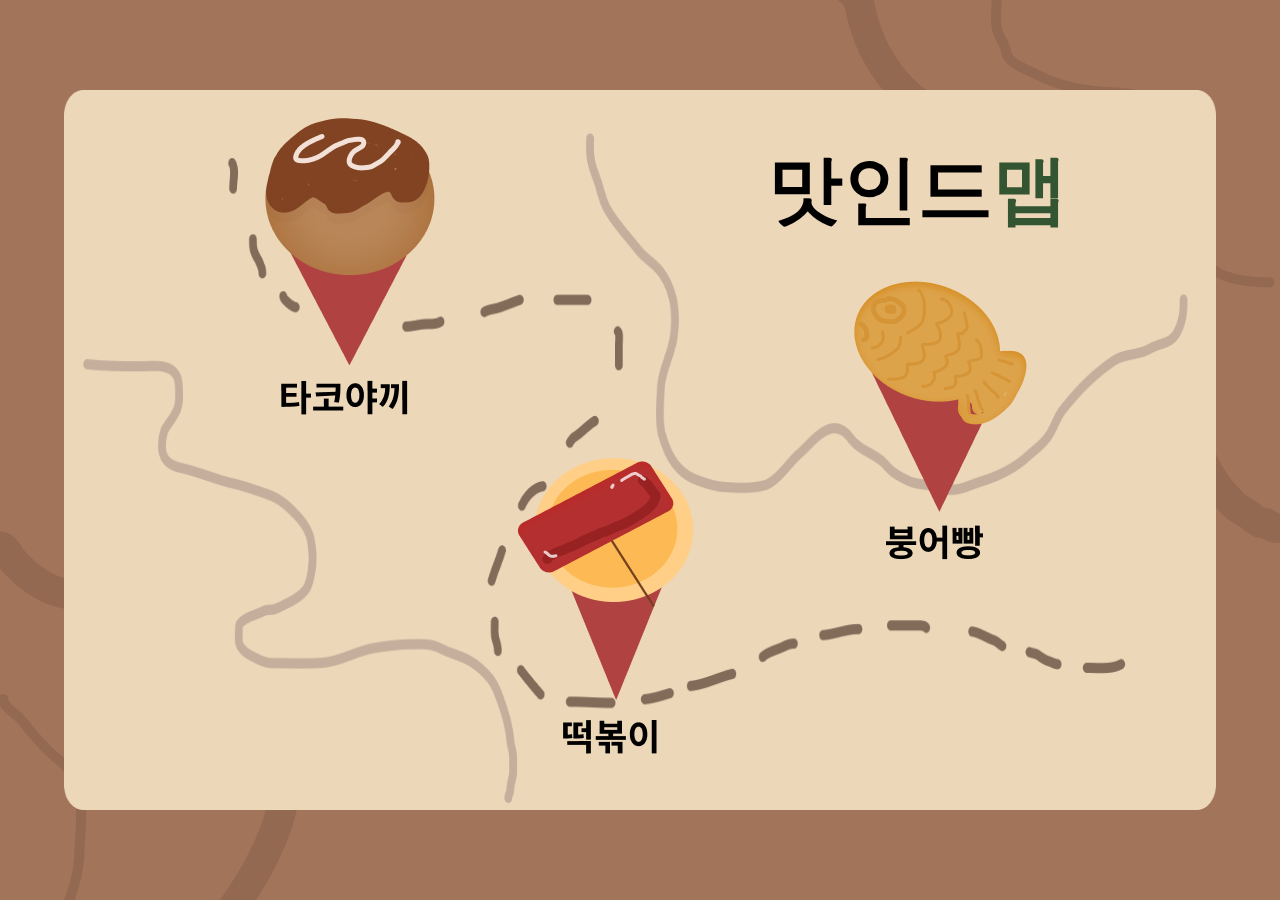
<file: index.html>
<!DOCTYPE html>
<html lang="en">
<head>
    <meta charset="UTF-8">
    <meta http-equiv="X-UA-Compatible" content="IE=edge">
    <meta name="viewport" content="width=device-width, initial-scale=1.0">
    <title>맛인드맵 - 메인화면</title>
    <link rel="stylesheet" href="css/main.css">

    <link rel="icon" href="img/home_icon.png" type="image/png">
</head>

<body>
    <!-- 배경 : 지도 -->
    <img src="img/background_map.png" alt="배경 지도" id="bg_map">

    <!-- 배경 : 꾸밈 사진 -->
    <div class="background-img">
        <img src="img/bg_bottom.png" alt="무늬 아랫쪽" id="bg_bottom">
        <img src="img/bg_top.png" alt="무늬 윗쪽" id="bg_top">
    </div>

    <!-- 맛인드맵 글자 -->
    <div class="main-text">
        맛인드<span class="map-text">맵</span>
    </div>

    <!-- 위치 버튼 -->
    <div class="location-pin">
        <a href="takoyakki.html"><img src="img/location_takoyakki.png" alt="위치 타코야끼" id="map_tacoyakki"></a>
        <a href="fishbread.html"><img src="img/location_fishbread.png" alt="위치 붕어빵" id="map_fishbread"></a>
        <a href="tteokbokkii.html"><img src="img/location_tteockbokki.png" alt="위치 타코야끼" id="map_tteokbokki"></a>
    </div>

    <!-- 반응형 작은 아이콘 -->
    <div class="location-pin-sm">
        <a href="takoyakki.html"><img src="img/icon_takoyakki.png" alt="위치 타코야끼" id="map_tacoyakki-sm"></a>
        <a href="fishbread.html"><img src="img/icon_fishbread.png" alt="위치 붕어빵" id="map_fishbread-sm"></a>
        <a href="tteokbokkii.html"><img src="img/icon_tteokbokki.png" alt="위치 떡볶이" id="map_tteokbokki-sm"></a>
    </div>
</body>
</html>
</file>
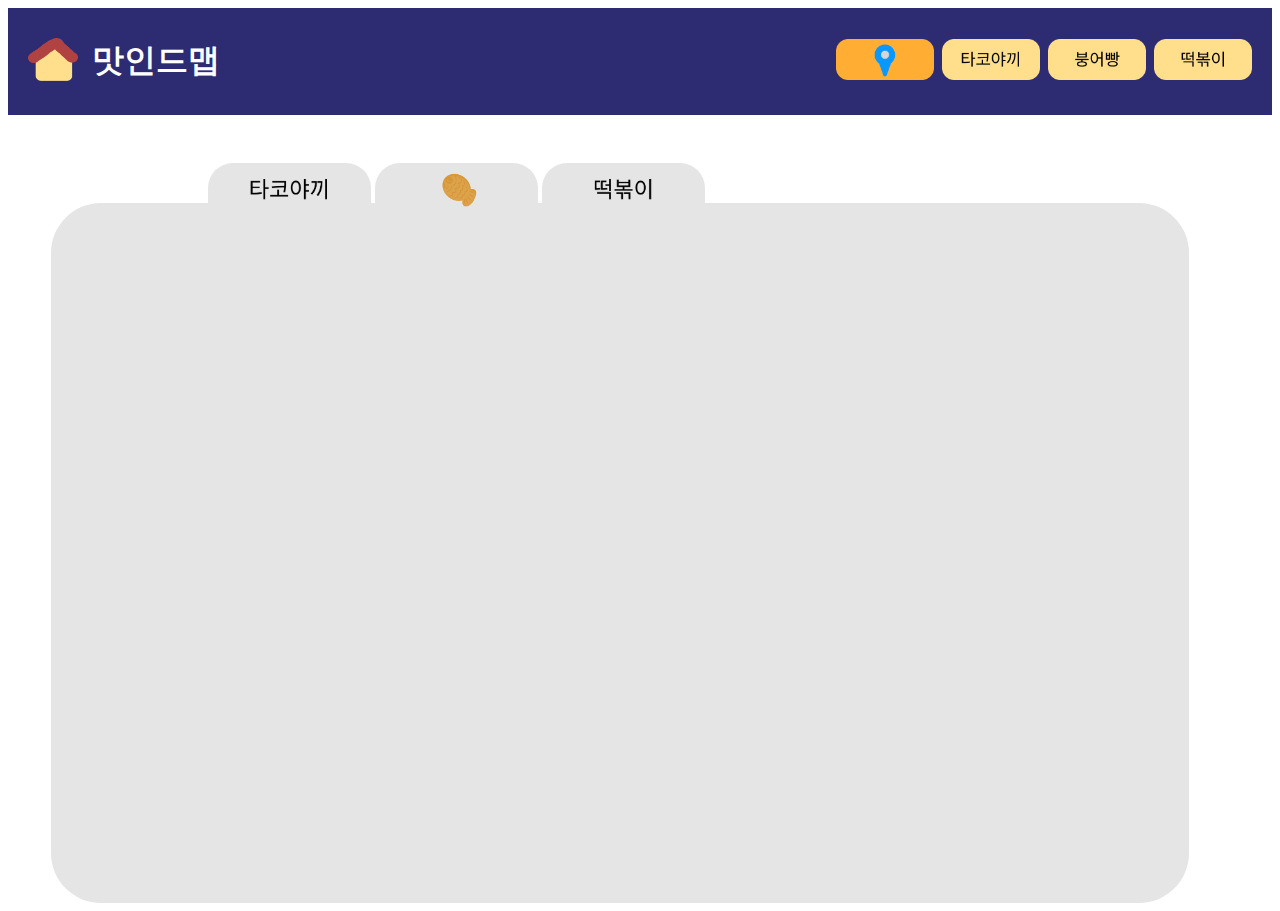
<file: bookmark-fishbread.html>
<!DOCTYPE html>
<html lang="en">
<head>
    <meta charset="UTF-8">
    <meta http-equiv="X-UA-Compatible" content="IE=edge">
    <meta name="viewport" content="width=device-width, initial-scale=1.0">
    <title>맛인드맵 - 북마크 - 붕어빵</title>
    <link rel="stylesheet" href="css/header.css">
    <link rel="stylesheet" href="css/boomark.css">
    <link rel="stylesheet" href="css/search-add-screen.css">

    <link rel="icon" href="img/header_fishbread-sm.png" type="image/png">
</head>

<body>
    <!-- header -->
    <header>
        <!-- 헤더 왼쪽 아이콘 -->
        <div class="left-section">
            <a href="index.html"><img src="img/home_icon.png" id="home"></a>&nbsp;
            <h1 id="title">맛인드맵</h1>
            <h1 id="title-sm">북마크</h1>
        </div>
            
        <!-- 헤더 오른쪽 아이콘 -->
        <div class="right-section">
            <a href="bookmark-tacoyakki.html"><img src="img/check_bookmark.png" alt="찜"></a> &nbsp;&nbsp;
            <a href="takoyakki.html"><img src="img/header_takoyakki.png" alt="타코야끼"></a> &nbsp;&nbsp;
            <a href="fishbread.html"><img src="img/header_fishbread.png" alt="붕어빵"></a> &nbsp;&nbsp;
            <a href="tteokbokkii.html"><img src="img/header_tteokbokkii.png" alt="떡볶이"></a>
        </div>

        <!-- 태블릿 반응형 -->
        <div class="right-section-sm">
            <a href="bookmark-tacoyakki.html"><img src="img/header_bookmark-chk.png" alt="찜"></a> &nbsp;&nbsp;&nbsp;&nbsp;&nbsp;
            <a href="takoyakki.html"><img src="img/header_takoyakki-sm.png" alt="타코야끼"></a> &nbsp;&nbsp;&nbsp;&nbsp;&nbsp;
            <a href="fishbread.html"><img src="img/header_fishbread-sm.png" alt="붕어빵"></a> &nbsp;&nbsp;&nbsp;&nbsp;&nbsp;
            <a href="tteokbokkii.html"><img src="img/header_tteokbokki-sm.png" alt="떡볶이"></a>
        </div>

        <!-- 메뉴 -->
        <div class="menu">
            <a href="#"><img src="img/menu.png" alt="메뉴바"></a>
        </div>
    </header>
    
    <!-- 메뉴 리스트 -->
    <div class="menu-list">
        <br><a href="takoyakki.html"><h1>타코야끼</h1></a>
        <a href="fishbread.html"><h1>붕어빵</h1></a>
        <a href="tteokbokkii.html"><h1>떡볶이</h1></a>
        <a href="bookmark-tacoyakki.html"><h1>북마크</h1></a>
    </div>
   
   <!-- 타코야끼 : 안눌림 -->
   <a href="bookmark-tacoyakki.html"><img src="img/none_takoyakki.png" alt="안눌린 타코야끼" id="none-tako" class="btn"></a>
   <!-- 붕어빵 : 눌림 -->
   <a href="bookmark-fishbread.html"><img src="img/chk_fishbread.png" alt="눌린 붕어빵" id="chk_fishbread" class="btn"></a>
   <!-- 떡볶이 : 안눌림 -->
   <a href="bookmark-tteokbokki.html"><img src="img/none_tteokbokki.png" alt="안눌린 떡볶이" id="chk_tteok" class="btn"></a>
   <!-- 내용 보여주는 판떼기 -->
   <div class="square" class="element-covering-square"></div>

    <script src="js/menu.js"></script>
</body>
</html>
</file>
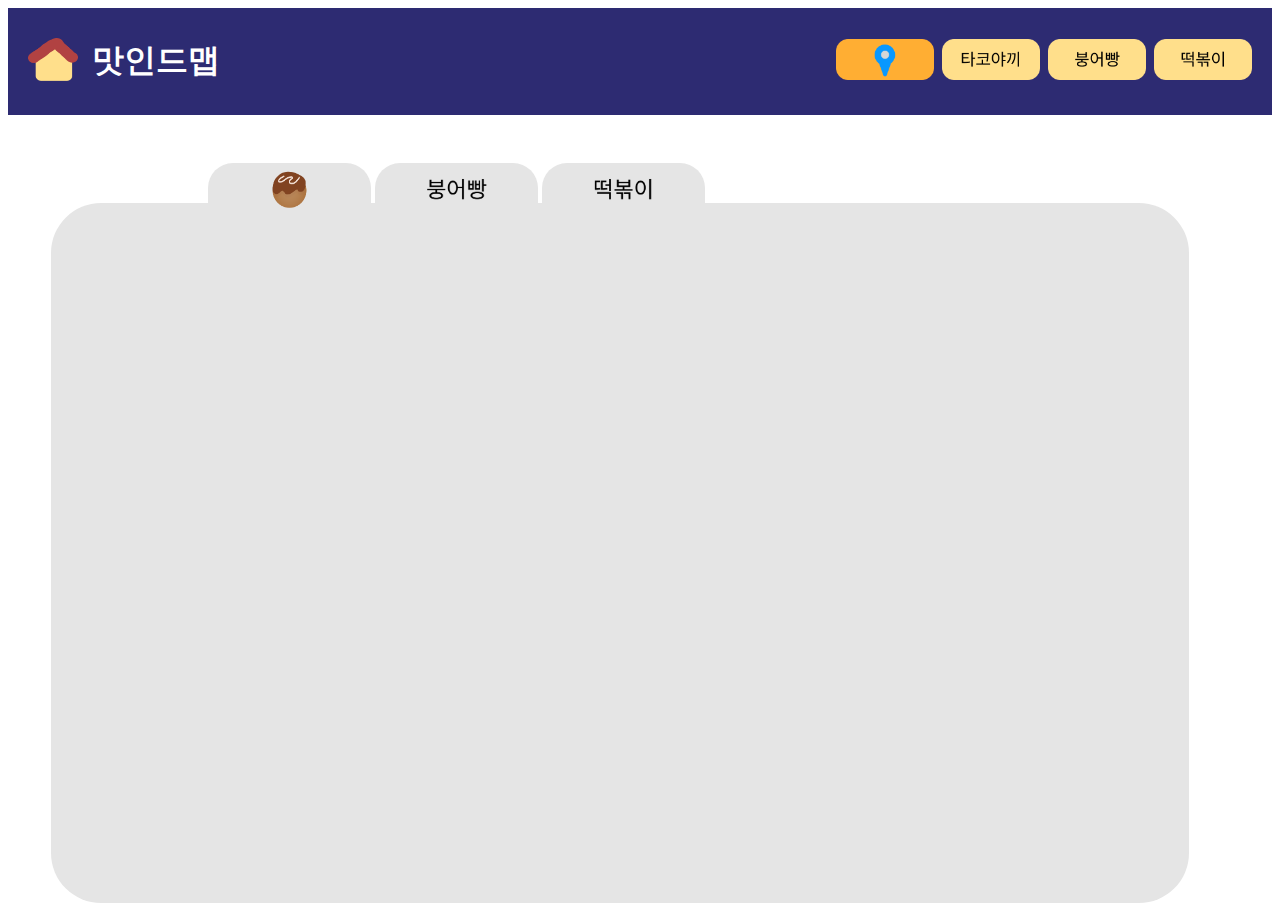
<file: bookmark-tacoyakki.html>
<!DOCTYPE html>
<html lang="en">
<head>
    <meta charset="UTF-8">
    <meta http-equiv="X-UA-Compatible" content="IE=edge">
    <meta name="viewport" content="width=device-width, initial-scale=1.0">
    <title>맛인드맵 - 북마크 - 타코야끼</title>
    <link rel="stylesheet" href="css/header.css">
    <link rel="stylesheet" href="css/boomark.css">
    <link rel="stylesheet" href="css/search-add-screen.css">

    <link rel="icon" href="img/header-takoyakki-sm.png" type="image/png">
</head>

<body>
    <!-- header -->
    <header>
        <!-- 헤더 왼쪽 아이콘 -->
        <div class="left-section">
            <a href="index.html"><img src="img/home_icon.png" id="home"></a>&nbsp;
            <h1 id="title">맛인드맵</h1>
            <h1 id="title-sm">북마크</h1>
        </div>
            
        <!-- 헤더 오른쪽 아이콘 -->
        <div class="right-section">
            <a href="bookmark-tacoyakki.html"><img src="img/check_bookmark.png" alt="찜"></a> &nbsp;&nbsp;
            <a href="takoyakki.html"><img src="img/header_takoyakki.png" alt="타코야끼"></a> &nbsp;&nbsp;
            <a href="fishbread.html"><img src="img/header_fishbread.png" alt="붕어빵"></a> &nbsp;&nbsp;
            <a href="tteokbokkii.html"><img src="img/header_tteokbokkii.png" alt="떡볶이"></a>
        </div>

        <!-- 태블릿 반응형 -->
        <div class="right-section-sm">
            <a href="bookmark-tacoyakki.html"><img src="img/header_bookmark-chk.png" alt="찜"></a> &nbsp;&nbsp;&nbsp;&nbsp;&nbsp;
            <a href="takoyakki.html"><img src="img/header_takoyakki-sm.png" alt="타코야끼"></a> &nbsp;&nbsp;&nbsp;&nbsp;&nbsp;
            <a href="fishbread.html"><img src="img/header_fishbread-sm.png" alt="붕어빵"></a> &nbsp;&nbsp;&nbsp;&nbsp;&nbsp;
            <a href="tteokbokkii.html"><img src="img/header_tteokbokki-sm.png" alt="떡볶이"></a>
        </div>

        <!-- 메뉴 -->
        <div class="menu">
            <a href="#"><img src="img/menu.png" alt="메뉴바"></a>
        </div>
    </header>
    
    <!-- 메뉴 리스트 -->
    <div class="menu-list">
        <br><a href="takoyakki.html"><h1>타코야끼</h1></a>
        <a href="fishbread.html"><h1>붕어빵</h1></a>
        <a href="tteokbokkii.html"><h1>떡볶이</h1></a>
        <a href="bookmark-tacoyakki.html"><h1>북마크</h1></a>
    </div>

   <!-- 타코야끼 : 눌림 -->
   <div class="btn-bookmark">
        <a href="bookmark-tacoyakki.html"><img src="img/chk_takoyakki.png" alt="눌린 타코야끼" id="none-tako" class="btn"></a>
        <!-- 붕어빵 : 안눌림 -->
        <a href="bookmark-fishbread.html"><img src="img/none_fishbread.png" alt="안눌린 붕어빵" id="chk_fishbread" class="btn"></a>
        <!-- 떡볶이 : 안눌림 -->
        <a href="bookmark-tteokbokki.html"><img src="img/none_tteokbokki.png" alt="안눌린 떡볶이" id="chk_tteok" class="btn"></a>
   </div>
   <!-- 내용 보여주는 판떼기 -->
   <div class="square" class="element-covering-square"></div>

   <script src="js/menu.js"></script>
</body>
</html>
</file>
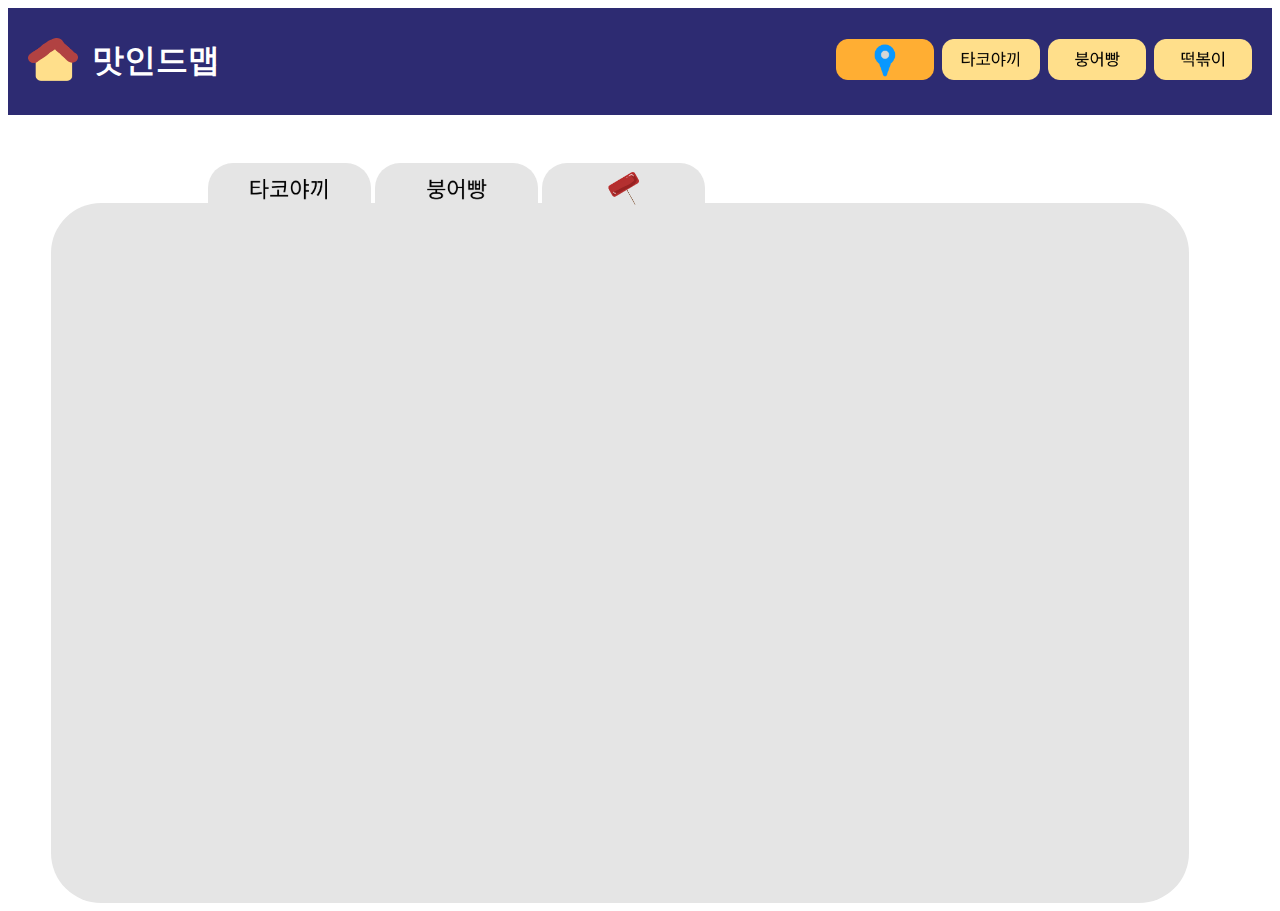
<file: bookmark-tteokbokki.html>
<!DOCTYPE html>
<html lang="en">
<head>
    <meta charset="UTF-8">
    <meta http-equiv="X-UA-Compatible" content="IE=edge">
    <meta name="viewport" content="width=device-width, initial-scale=1.0">
    <title>맛인드맵 - 북마크 - 떡볶이</title>
    <link rel="stylesheet" href="css/header.css">
    <link rel="stylesheet" href="css/boomark.css">
    <link rel="stylesheet" href="css/search-add-screen.css">

    <link rel="icon" href="img/header_tteokbokki-sm.png" type="image/png">
</head>

<body>
    <!-- header -->
    <header>
        <!-- 헤더 왼쪽 아이콘 -->
        <div class="left-section">
            <a href="index.html"><img src="img/home_icon.png" id="home"></a>&nbsp;
            <h1 id="title">맛인드맵</h1>
            <h1 id="title-sm">북마크</h1>
        </div>
            
        <!-- 헤더 오른쪽 아이콘 -->
        <div class="right-section">
            <a href="bookmark-tacoyakki.html"><img src="img/check_bookmark.png" alt="찜"></a> &nbsp;&nbsp;
            <a href="takoyakki.html"><img src="img/header_takoyakki.png" alt="타코야끼"></a> &nbsp;&nbsp;
            <a href="fishbread.html"><img src="img/header_fishbread.png" alt="붕어빵"></a> &nbsp;&nbsp;
            <a href="tteokbokkii.html"><img src="img/header_tteokbokkii.png" alt="떡볶이"></a>
        </div>

        <!-- 태블릿 반응형 -->
        <div class="right-section-sm">
            <a href="bookmark-tacoyakki.html"><img src="img/header_bookmark-chk.png" alt="찜"></a>  &nbsp;&nbsp;&nbsp;&nbsp;&nbsp;
            <a href="takoyakki.html"><img src="img/header_takoyakki-sm.png" alt="타코야끼"></a> &nbsp;&nbsp;&nbsp;&nbsp;&nbsp;
            <a href="fishbread.html"><img src="img/header_fishbread-sm.png" alt="붕어빵"></a> &nbsp;&nbsp;&nbsp;&nbsp;&nbsp;
            <a href="tteokbokkii.html"><img src="img/header_tteokbokki-sm.png" alt="떡볶이"></a>
        </div>

        <!-- 메뉴 -->
        <div class="menu">
            <a href="#"><img src="img/menu.png" alt="메뉴바"></a>
        </div>
    </header>
    
    <!-- 메뉴 리스트 -->
    <div class="menu-list">
        <br><a href="takoyakki.html"><h1>타코야끼</h1></a>
        <a href="fishbread.html"><h1>붕어빵</h1></a>
        <a href="tteokbokkii.html"><h1>떡볶이</h1></a>
        <a href="bookmark-tacoyakki.html"><h1>북마크</h1></a>
    </div>
   
   <!-- 타코야끼 : 안눌림 -->
   <a href="bookmark-tacoyakki.html"><img src="img/none_takoyakki.png" alt="안눌린 타코야끼" id="none-tako" class="btn"></a>
   <!-- 붕어빵 : 안눌림 -->
   <a href="bookmark-fishbread.html"><img src="img/none_fishbread.png" alt="안눌린 붕어빵" id="chk_fishbread" class="btn"></a>
   <!-- 떡볶이 : 눌림 -->
   <a href="bookmark-tteokbokki.html"><img src="img/chk_tteokbokki.png" alt="눌린 떡볶이" id="chk_tteok" class="btn"></a>
   <!-- 내용 보여주는 판떼기 -->
   <div class="square"></div>

   <script src="js/menu.js"></script>
</body>
</html>
</file>
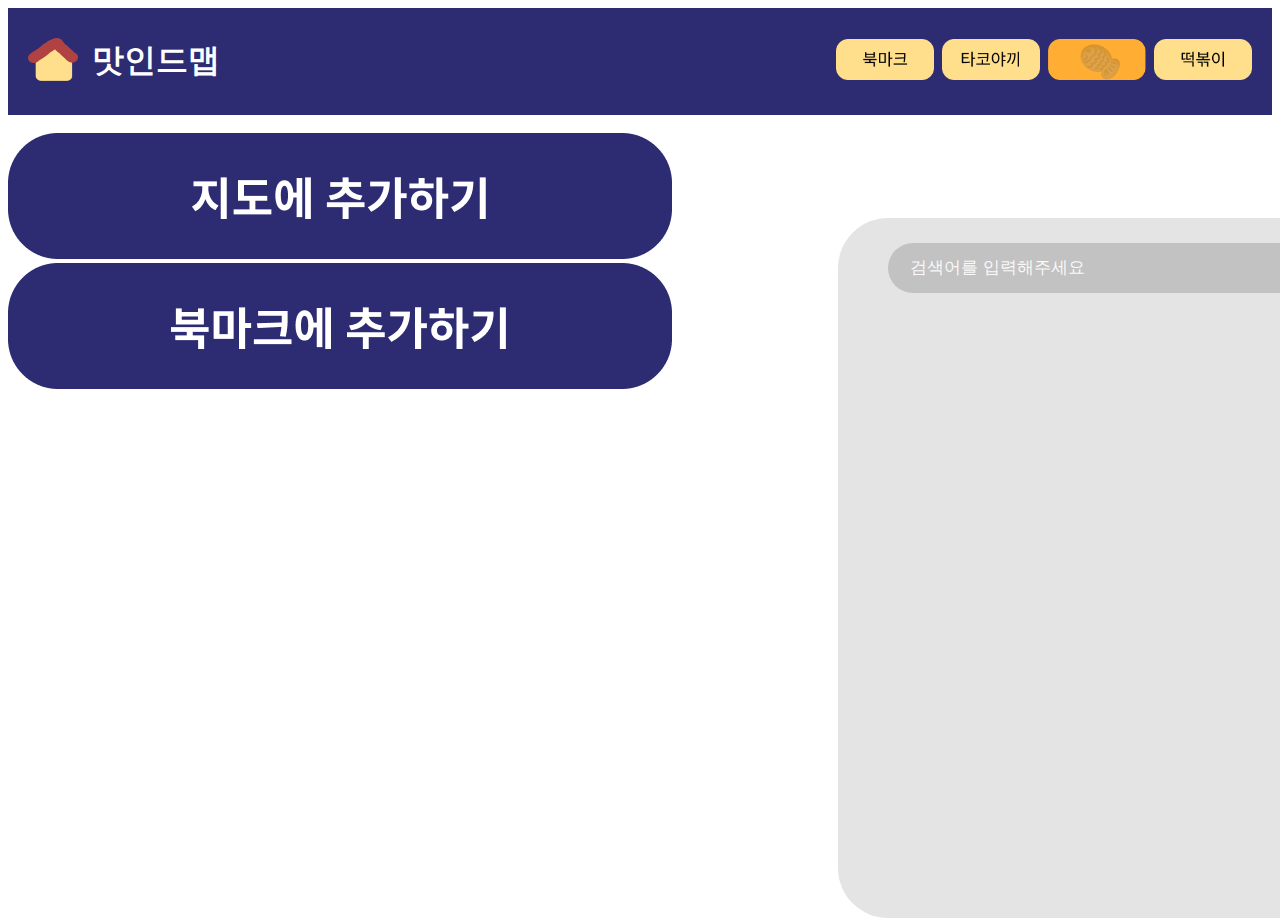
<file: fishbread.html>
<!DOCTYPE html>
<html lang="en">
<head>
    <meta charset="UTF-8">
    <meta http-equiv="X-UA-Compatible" content="IE=edge">
    <meta name="viewport" content="width=device-width, initial-scale=1.0">
    <title>맛인드맵 - 붕어빵</title>
    <link rel="stylesheet" href="css/header.css">
    <link rel="stylesheet" href="css/search-add-screen.css">
    
    <link rel="icon" href="img/header_fishbread-sm.png" type="image/png">
</head>

<body>
    <!-- header -->
    <header>
        <!-- 헤더 왼쪽 아이콘 -->
        <div class="left-section">
            <a href="index.html"><img src="img/home_icon.png" id="home"></a>&nbsp;
            <h1 id="title">맛인드맵</h1>
            <h1 id="title-sm">붕어빵</h1>
        </div>
            
        <!-- 헤더 오른쪽 아이콘 -->
        <div class="right-section">
            <a href="bookmark-tacoyakki.html"><img src="img/header_bookmark.png" alt="찜"></a> &nbsp;&nbsp;
            <a href="takoyakki.html"><img src="img/header_takoyakki.png" alt="타코야끼"></a> &nbsp;&nbsp;
            <a href="fishbread.html"><img src="img/check_fishbread.png" alt="붕어빵"></a> &nbsp;&nbsp;
            <a href="tteokbokkii.html"><img src="img/header_tteokbokkii.png" alt="떡볶이"></a>
        </div>

        <!-- 태블릿 반응형 -->
        <div class="right-section-sm">
            <a href="bookmark-tacoyakki.html"><img src="img/header_bookmark-sm.png" alt="찜" id="header_bookmark-sm"></a> &nbsp;&nbsp;&nbsp;&nbsp;&nbsp;
            <a href="takoyakki.html"><img src="img/header_takoyakki-sm.png" alt="타코야끼"></a> &nbsp;&nbsp;&nbsp;&nbsp;&nbsp;
            <a href="fishbread.html"><img src="img/header_fishbread-chk.png" alt="붕어빵"></a> &nbsp;&nbsp;&nbsp;&nbsp;&nbsp;
            <a href="tteokbokkii.html"><img src="img/header_tteokbokki-sm.png" alt="떡볶이"></a>
        </div>

        <!-- 메뉴 -->
        <div class="menu">
            <a href="#"><img src="img/menu.png" alt="메뉴바"></a>
        </div>
    </header>

    <!-- 메뉴 리스트 -->
    <div class="menu-list">
        <br><a href="takoyakki.html"><h1>타코야끼</h1></a>
        <a href="fishbread.html"><h1>붕어빵</h1></a>
        <a href="tteokbokkii.html"><h1>떡볶이</h1></a>
        <a href="bookmark-tacoyakki.html"><h1>북마크</h1></a>
    </div>

    <!-- 검색, 추가 창 -->
    <div class="search">
        <div class="search-add-bar">
            <input type="text" name="검색바" class="input-bar" placeholder="검색어를 입력해주세요">
            <a href="#"><img src="img/btn-search.png" alt="검색버튼" class="btn-search"></a>
        </div>
    <!-- 검색, 추가 화면 -->
        <div class="screen">
            <!-- 검색 결과 출력 -->
            <div class="search-result"></div>
        </div>
    </div>

    <!-- 추가, 북마크 -->
    <div class="add-bookmark-popup">
        <!-- <a href="#" onclick="addMapClicked()"><img src="img/add_map.png" id="add-map" alt="Add to Map"></a>
        <a href="#" onclick="addBookmarkClicked()"><img src="img/add_bookmark.png" id="add-bookmark" alt="Add to Bookmark"></a> -->
        <a href="#" onclick="addMapClicked('신림역 2번 출구, 서울 관악구 신림동')">
            <img src="img/add_map.png" id="add-map" alt="지도에 추가">
        </a>
        
        <a href="#" onclick="addBookmarkClicked('신림역 4번 출구, 서울 관악구 신림동')">
            <img src="img/add_bookmark.png" id="add-bookmark" alt="북마크에 추가">
        </a>
    </div>

    <!-- 지도 -->
    <iframe src="https://map.naver.com/p?c=15.00,0,0,0,dh" frameborder="0"></iframe>
   

    <script src="js/popup.js"></script>
    <script src="js/menu.js"></script>
    <script src="js/data.js"></script>
</body>
</html>
</file>
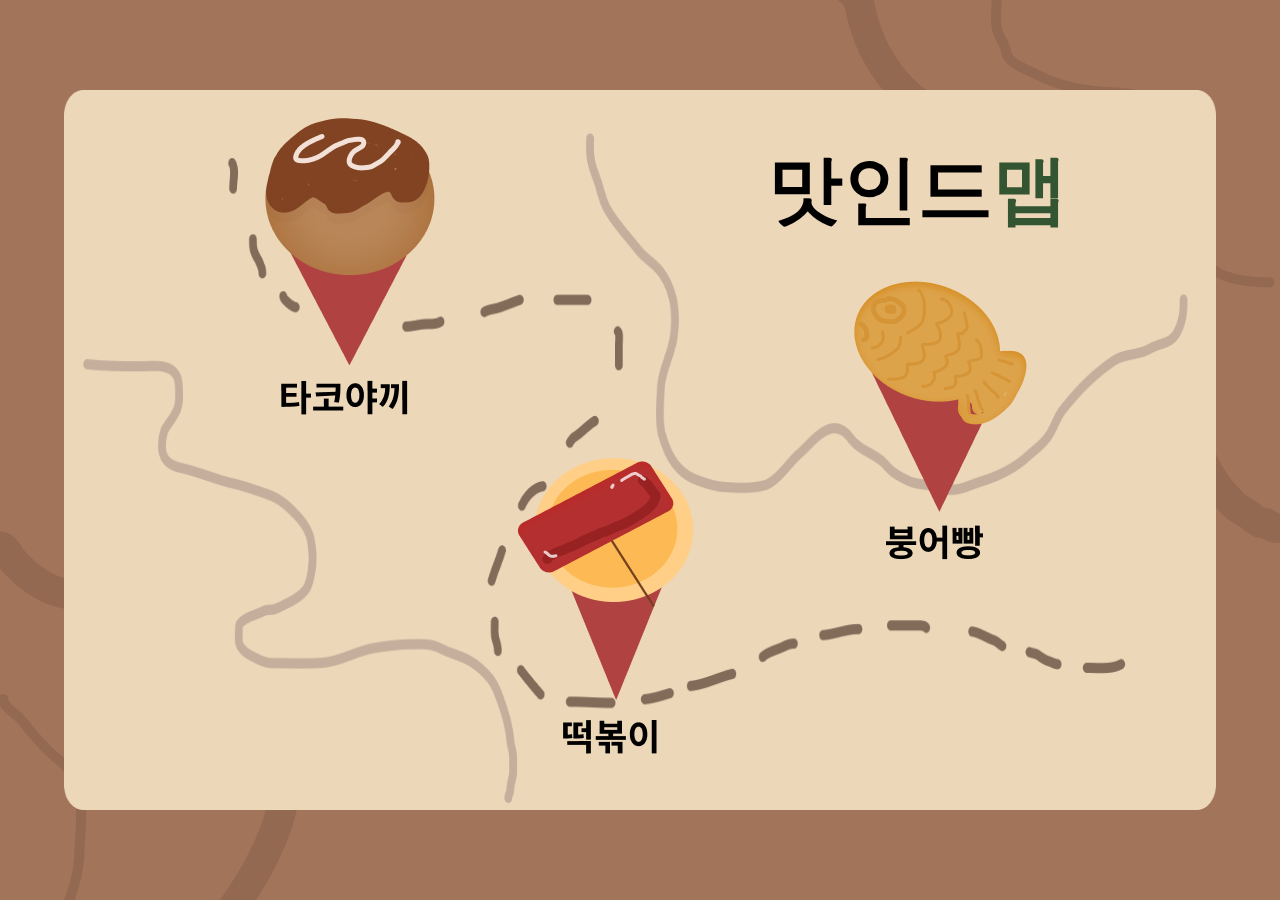
<file: main.html>
<!DOCTYPE html>
<html lang="en">
<head>
    <meta charset="UTF-8">
    <meta http-equiv="X-UA-Compatible" content="IE=edge">
    <meta name="viewport" content="width=device-width, initial-scale=1.0">
    <title>맛인드맵 - 메인화면</title>
    <link rel="stylesheet" href="css/main.css">
</head>

<body>
    <!-- 배경 : 지도 -->
    <img src="img/background_map.png" alt="배경 지도" id="bg_map">

    <!-- 배경 : 꾸밈 사진 -->
    <div class="background-img">
        <img src="img/bg_bottom.png" alt="무늬 아랫쪽" id="bg_bottom">
        <img src="img/bg_top.png" alt="무늬 윗쪽" id="bg_top">
    </div>

    <!-- 맛인드맵 글자 -->
    <div class="main-text">
        맛인드<span class="map-text">맵</span>
    </div>

    <!-- 위치 버튼 -->
    <div class="location-pin">
        <a href="takoyakki.html"><img src="img/location_takoyakki.png" alt="위치 타코야끼" id="map_tacoyakki"></a>
        <a href="fishbread.html"><img src="img/location_fishbread.png" alt="위치 붕어빵" id="map_fishbread"></a>
        <a href="tteokbokkii.html"><img src="img/location_tteockbokki.png" alt="위치 타코야끼" id="map_tteokbokki"></a>
    </div>

    <!-- 반응형 작은 아이콘 -->
    <div class="location-pin-sm">
        <a href="takoyakki.html"><img src="img/icon_takoyakki.png" alt="위치 타코야끼" id="map_tacoyakki-sm"></a>
        <a href="fishbread.html"><img src="img/icon_fishbread.png" alt="위치 붕어빵" id="map_fishbread-sm"></a>
        <a href="tteokbokkii.html"><img src="img/icon_tteokbokki.png" alt="위치 떡볶이" id="map_tteokbokki-sm"></a>
    </div>




</body>
</html>
</file>
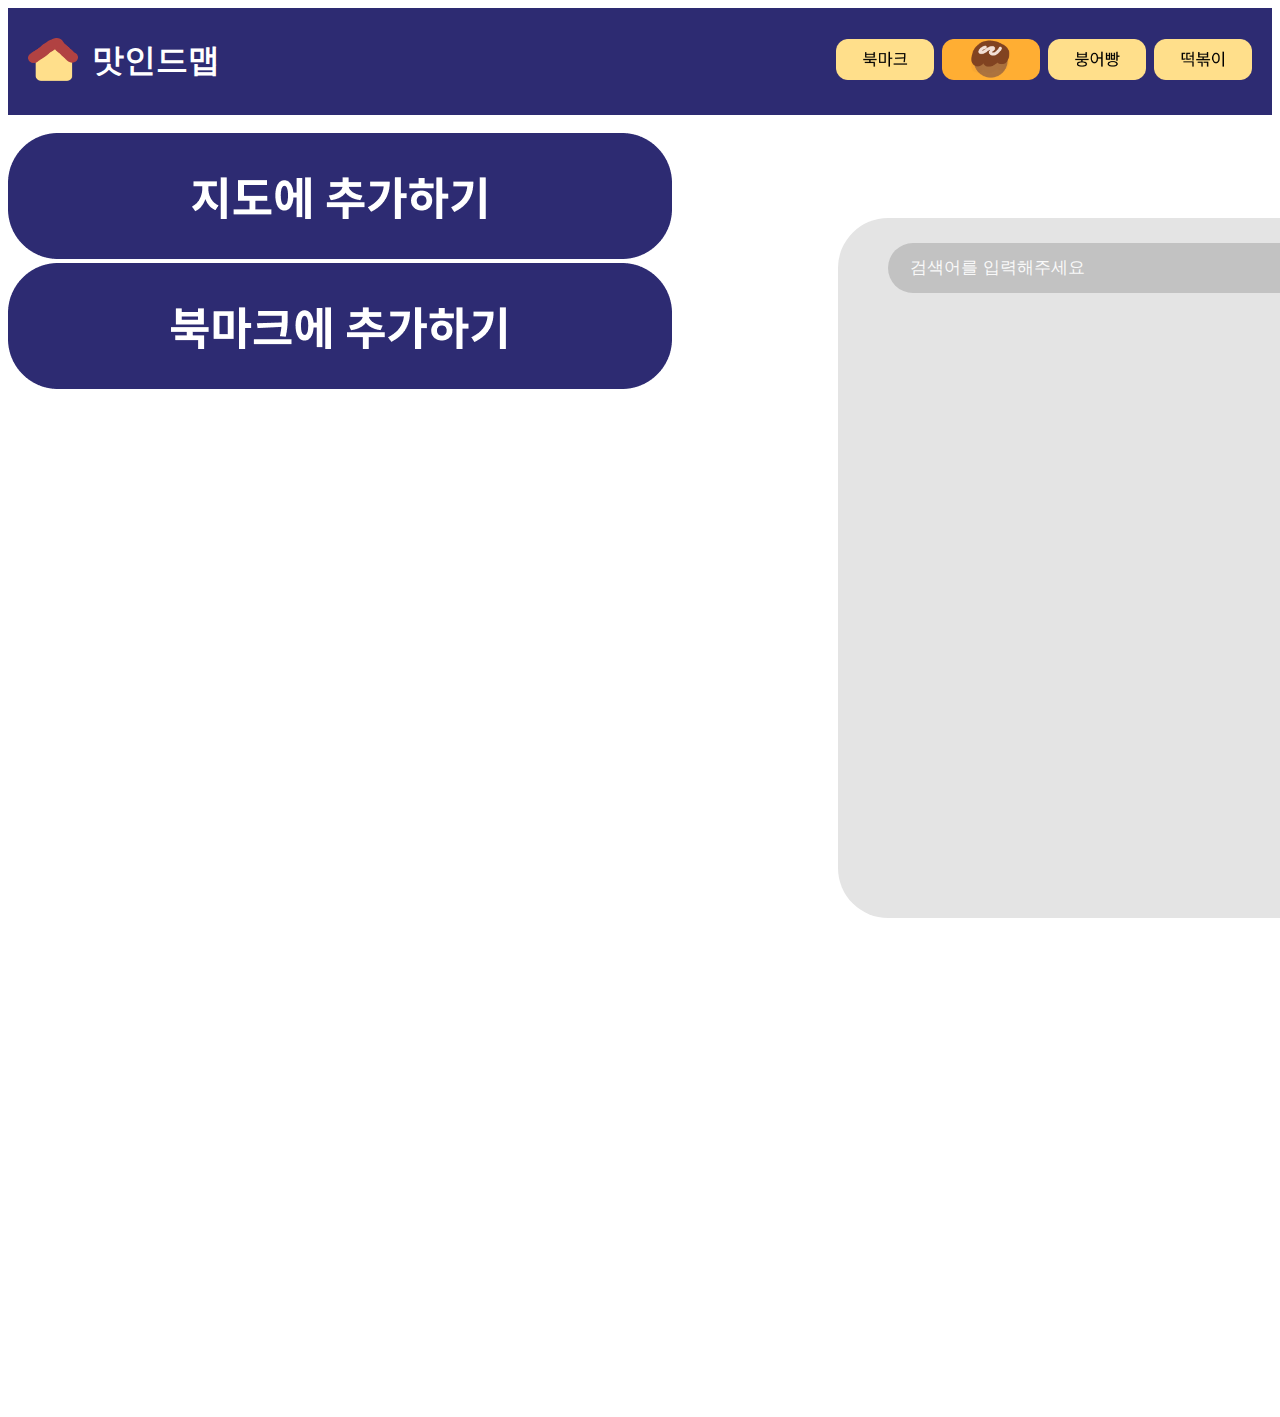
<file: takoyakki.html>
<!DOCTYPE html>
<html lang="en">

<head>
    <meta charset="UTF-8">
    <meta http-equiv="X-UA-Compatible" content="IE=edge">
    <meta name="viewport" content="width=device-width, initial-scale=1.0">
    <title>맛인드맵</title>
    <link rel="stylesheet" href="css/header.css">
    <link rel="stylesheet" href="css/search-add-screen.css">
    <link rel="icon" href="img/header-takoyakki-sm.png" type="image/png">
</head>

<body>
    <!-- header -->
    <header>
        <!-- 헤더 왼쪽 아이콘 -->
        <div class="left-section">
            <a href="index.html"><img src="img/home_icon.png" id="home"></a>&nbsp;
            <h1 id="title">맛인드맵</h1>
            <h1 id="title-sm">타코야끼</h1>
        </div>

        <!-- 헤더 오른쪽 아이콘 -->
        <div class="right-section">
            <a href="bookmark-tacoyakki.html"><img src="img/header_bookmark.png" alt="찜"></a> &nbsp;&nbsp;
            <a href="takoyakki.html"><img src="img/check_takoyakki.png" alt="타코야끼"></a> &nbsp;&nbsp;
            <a href="fishbread.html"><img src="img/header_fishbread.png" alt="붕어빵"></a> &nbsp;&nbsp;
            <a href="tteokbokkii.html"><img src="img/header_tteokbokkii.png" alt="떡볶이"></a>
        </div>

        <!-- 태블릿 반응형 아이콘 -->
        <div class="right-section-sm">
            <a href="bookmark-tacoyakki.html"><img src="img/header_bookmark-sm.png" alt="찜" id="header_bookmark-sm"></a>
            &nbsp;&nbsp;&nbsp;&nbsp;&nbsp;
            <a href="takoyakki.html"><img src="img/header_takoyakki-chk.png" alt="타코야끼"></a>
            &nbsp;&nbsp;&nbsp;&nbsp;&nbsp;
            <a href="fishbread.html"><img src="img/header_fishbread-sm.png" alt="붕어빵"></a>
            &nbsp;&nbsp;&nbsp;&nbsp;&nbsp;
            <a href="tteokbokkii.html"><img src="img/header_tteokbokki-sm.png" alt="떡볶이"></a>
        </div>

        <!-- 메뉴 -->
        <div class="menu">
            <a href="#"><img src="img/menu.png" alt="메뉴바"></a>
        </div>
    </header>

    <!-- 메뉴 리스트 -->
    <div class="menu-list">
        <br><a href="takoyakki.html">
            <h1>타코야끼</h1>
        </a>
        <a href="fishbread.html">
            <h1>붕어빵</h1>
        </a>
        <a href="tteokbokkii.html">
            <h1>떡볶이</h1>
        </a>
        <a href="bookmark-tacoyakki.html">
            <h1>북마크</h1>
        </a>
    </div>

    <!-- 검색, 추가 창 -->
    <div class="search">
        <div class="search-add-bar">
            <input type="text" name="검색바" class="input-bar" placeholder="검색어를 입력해주세요">
            <a href="#"><img src="img/btn-search.png" alt="검색버튼" class="btn-search"></a>
        </div>
        <!-- 검색, 추가 화면 -->
        <div class="screen">
            <!-- 검색 결과 출력 -->
            <div class="search-result"></div>
        </div>
    </div>

    <!-- 추가, 북마크 -->
    <div class="add-bookmark-popup">
        <a href="#" onclick="addMapClicked('신림역 2번 출구, 서울 관악구 신림동')">
            <img src="img/add_map.png" id="add-map" alt="지도에 추가">
        </a>

        <a href="#" onclick="addBookmarkClicked('신림역 4번 출구, 서울 관악구 신림동')">
            <img src="img/add_bookmark.png" id="add-bookmark" alt="북마크에 추가">
        </a>
    </div>

    <!-- 지도 -->
    <div id="map" style="width: 40%; height: 650px;"></div>
    <p id="result"></p>
    <div id="clickMap" style="width: 100%; height: 350px;"></div>

    <!-- Kakao Maps API -->
    <script type="text/javascript"
        src="//dapi.kakao.com/v2/maps/sdk.js?appkey=762ff92faa16d0a8452ef6fe6c7610e6"></script>
    <script src="js/map.js"></script>
</body>

</html>
</file>
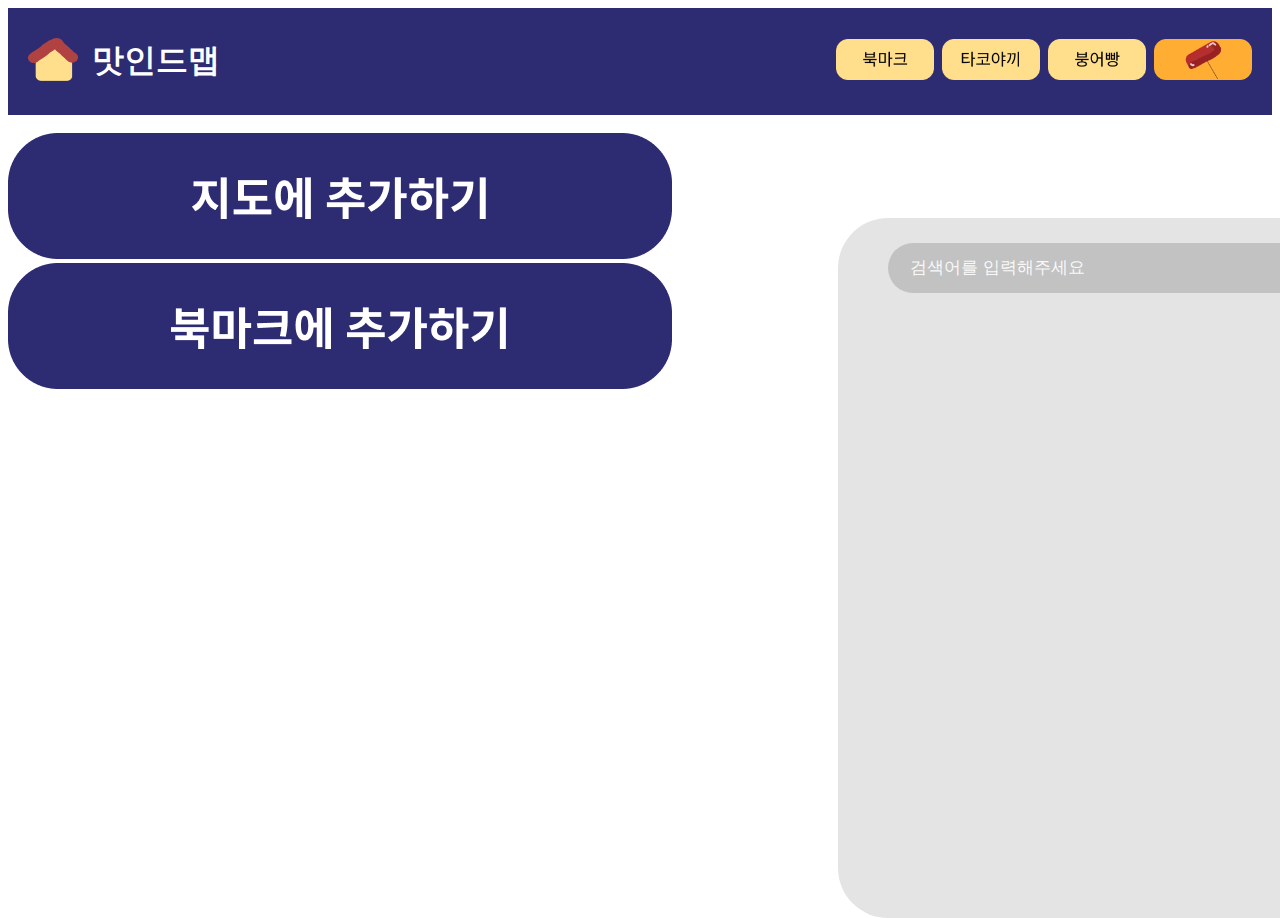
<file: tteokbokkii.html>
<!DOCTYPE html>
<html lang="en">
<head>
    <meta charset="UTF-8">
    <meta http-equiv="X-UA-Compatible" content="IE=edge">
    <meta name="viewport" content="width=device-width, initial-scale=1.0">
    <title>맛인드맵 - 떡볶이</title>
    <link rel="stylesheet" href="css/header.css">
    <link rel="stylesheet" href="css/search-add-screen.css">

    <link rel="icon" href="img/header_tteokbokki-sm.png" type="image/png">
</head>

<body>
    <!-- header -->
    <header>
        <!-- 헤더 왼쪽 아이콘 -->
        <div class="left-section">
            <a href="index.html"><img src="img/home_icon.png" id="home"></a>&nbsp;
            <h1 id="title">맛인드맵</h1>
            <h1 id="title-sm">떡볶이</h1>
        </div>
            
        <!-- 헤더 오른쪽 아이콘 -->
        <div class="right-section">
            <a href="bookmark-tacoyakki.html"><img src="img/header_bookmark.png" alt="찜"></a> &nbsp;&nbsp;
            <a href="takoyakki.html"><img src="img/header_takoyakki.png" alt="타코야끼"></a> &nbsp;&nbsp;
            <a href="fishbread.html"><img src="img/header_fishbread.png" alt="붕어빵"></a> &nbsp;&nbsp;
            <a href="tteokbokkii.html"><img src="img/check_tteokbokkii.png" alt="떡볶이"></a>
        </div>

        <!-- 태블릿 반응형 -->
       <div class="right-section-sm">
            <a href="bookmark-tacoyakki.html"><img src="img/header_bookmark-sm.png" alt="찜" id="header_bookmark-sm"></a> &nbsp;&nbsp;&nbsp;&nbsp;&nbsp;
            <a href="takoyakki.html"><img src="img/header_takoyakki-sm.png" alt="타코야끼"></a> &nbsp;&nbsp;&nbsp;&nbsp;&nbsp;
            <a href="fishbread.html"><img src="img/header_fishbread-sm.png" alt="붕어빵"></a> &nbsp;&nbsp;&nbsp;&nbsp;&nbsp;
            <a href="tteokbokkii.html"><img src="img/header_tteokbokki-chk.png" alt="떡볶이"></a>
        </div>

        <!-- 메뉴 -->
        <div class="menu">
            <a href="#"><img src="img/menu.png" alt="메뉴바"></a>
        </div>

       </header>
       
       <!-- 메뉴 리스트 -->
       <div class="menu-list">
        <br><a href="takoyakki.html"><h1>타코야끼</h1></a>
        <a href="fishbread.html"><h1>붕어빵</h1></a>
        <a href="tteokbokkii.html"><h1>떡볶이</h1></a>
        <a href="bookmark-tacoyakki.html"><h1>북마크</h1></a>
    </div>

    <!-- 검색, 추가 창 -->
    <div class="search">
        <div class="search-add-bar">
            <input type="text" name="검색바" class="input-bar" placeholder="검색어를 입력해주세요">
            <a href="#"><img src="img/btn-search.png" alt="검색버튼" class="btn-search"></a>
        </div>
    <!-- 검색, 추가 화면 -->
        <div class="screen">
            <!-- 검색 결과 출력 -->
            <div class="search-result"></div>
        </div>
    </div>

    <!-- 추가, 북마크 -->
    <div class="add-bookmark-popup">
        <!-- <a href="#" onclick="addMapClicked()"><img src="img/add_map.png" id="add-map" alt="Add to Map"></a>
        <a href="#" onclick="addBookmarkClicked()"><img src="img/add_bookmark.png" id="add-bookmark" alt="Add to Bookmark"></a> -->
        <a href="#" onclick="addMapClicked('신림역 2번 출구, 서울 관악구 신림동')">
            <img src="img/add_map.png" id="add-map" alt="지도에 추가">
        </a>
        
        <a href="#" onclick="addBookmarkClicked('신림역 4번 출구, 서울 관악구 신림동')">
            <img src="img/add_bookmark.png" id="add-bookmark" alt="북마크에 추가">
        </a>
    </div>

    <!-- 지도 -->
    <iframe src="https://map.naver.com/p?c=15.00,0,0,0,dh" frameborder="0"></iframe>
    
    <script src="js/popup.js"></script>
    <script src="js/menu.js"></script>
    <script src="js/data.js"></script>
</body>
</html>
</file>
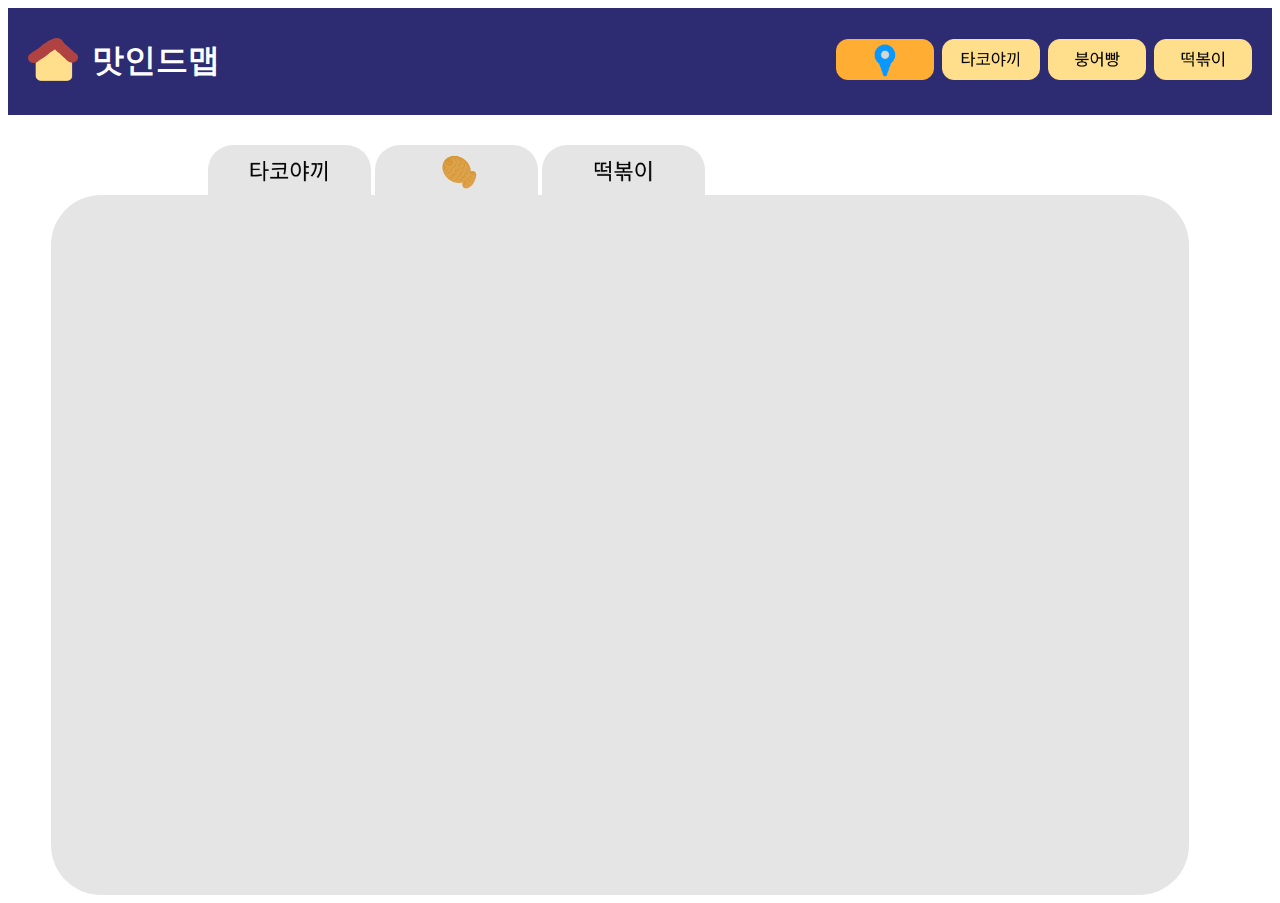
<file: delicious_map/bookmark-fishbread.html>
<!DOCTYPE html>
<html lang="en">
<head>
    <meta charset="UTF-8">
    <meta http-equiv="X-UA-Compatible" content="IE=edge">
    <meta name="viewport" content="width=device-width, initial-scale=1.0">
    <title>맛인드맵 - 북마크 - 붕어빵</title>
    <link rel="stylesheet" href="css/header.css">
    <link rel="stylesheet" href="css/boomark.css">

</head>

<body>
    <!-- header -->
   <header>
    <!-- 헤더 왼쪽 아이콘 -->
    <div class="left-section">
        <a href="main.html"><img src="img/home_icon.png" id="home"></a>&nbsp;
        <h1 id="title">맛인드맵</h1>
    </div>
        
    <!-- 헤더 오른쪽 아이콘 -->
    <div class="right-section">
        <a href="bookmark-tacoyakki.html"><img src="img/check_bookmark.png" alt="찜"></a> &nbsp;&nbsp;
        <a href="takoyakki.html"><img src="img/header_takoyakki.png" alt="타코야끼"></a> &nbsp;&nbsp;
        <a href="fishbread.html"><img src="img/header_fishbread.png" alt="붕어빵"></a> &nbsp;&nbsp;
        <a href="tteokbokkii.html"><img src="img/header_tteokbokkii.png" alt="떡볶이"></a>
    </div>

     <!-- 태블릿 반응형 -->
     <div class="right-section-sm">
        <a href="bookmark-tacoyakki.html"><img src="img/header_bookmark-chk.png" alt="찜"></a> &nbsp;&nbsp;&nbsp;&nbsp;&nbsp;
        <a href="takoyakki.html"><img src="img/header_takoyakki-sm.png" alt="타코야끼"></a> &nbsp;&nbsp;&nbsp;&nbsp;&nbsp;
        <a href="fishbread.html"><img src="img/header_fishbread-sm.png" alt="붕어빵"></a> &nbsp;&nbsp;&nbsp;&nbsp;&nbsp;
        <a href="tteokbokkii.html"><img src="img/header_tteokbokki-sm.png" alt="떡볶이"></a>
    </div>

   </header>
   
   <!-- 타코야끼 : 안눌림 -->
   <a href="bookmark-tacoyakki.html"><img src="img/none_takoyakki.png" alt="안눌린 타코야끼" id="none-tako" class="btn"></a>
   <!-- 붕어빵 : 눌림 -->
   <a href="bookmark-fishbread.html"><img src="img/chk_fishbread.png" alt="눌린 붕어빵" id="chk_fishbread" class="btn"></a>
   <!-- 떡볶이 : 안눌림 -->
   <a href="bookmark-tteokbokki.html"><img src="img/none_tteokbokki.png" alt="안눌린 떡볶이" id="chk_tteok" class="btn"></a>
   <!-- 내용 보여주는 판떼기 -->
   <div class="square" class="element-covering-square"></div>

</body>
</html>
</file>
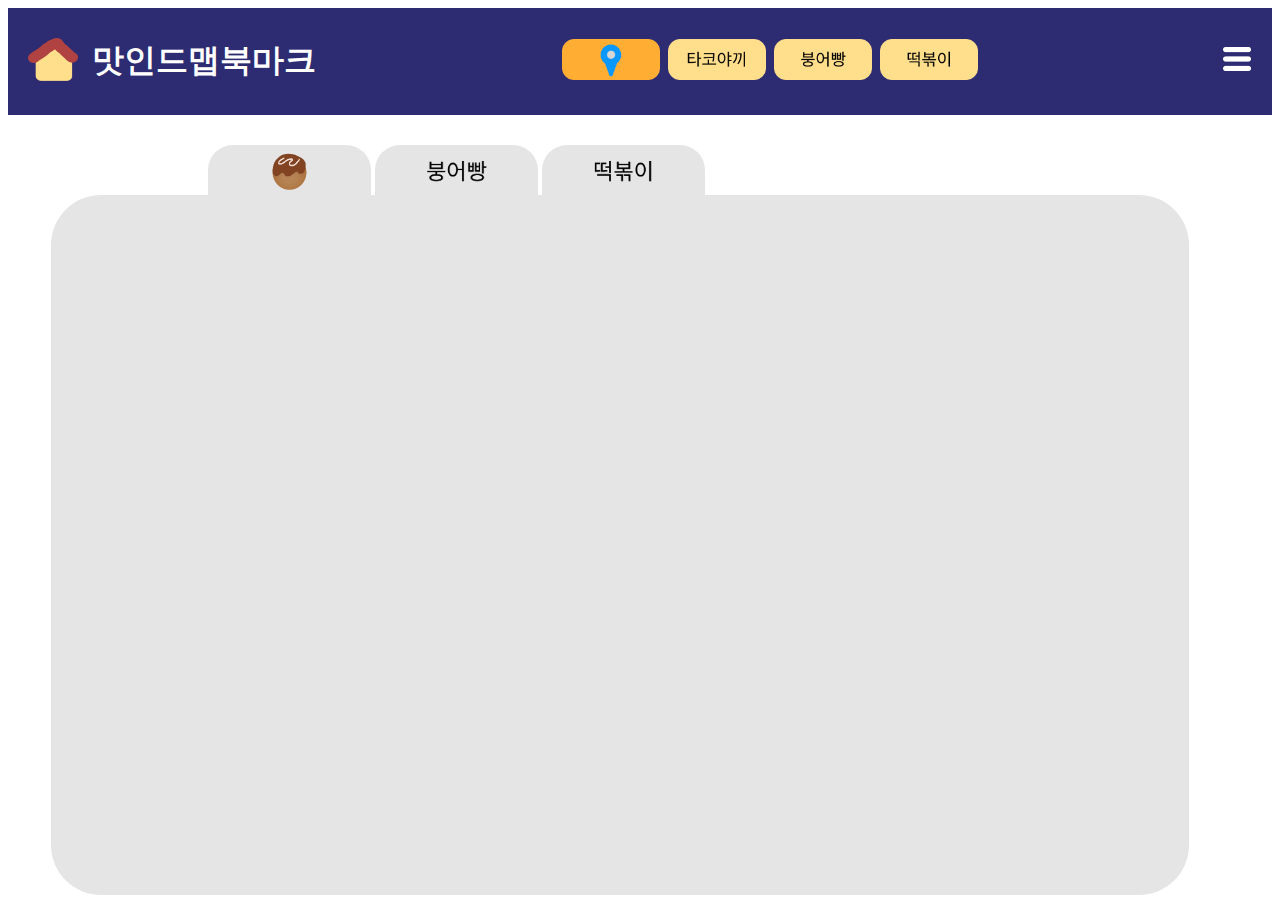
<file: delicious_map/bookmark-tacoyakki.html>
<!DOCTYPE html>
<html lang="en">
<head>
    <meta charset="UTF-8">
    <meta http-equiv="X-UA-Compatible" content="IE=edge">
    <meta name="viewport" content="width=device-width, initial-scale=1.0">
    <title>맛인드맵 - 북마크 - 타코야끼</title>
    <link rel="stylesheet" href="css/header.css">
    <link rel="stylesheet" href="css/boomark.css">

</head>

<body>
    <!-- header -->
    <header>
        <!-- 헤더 왼쪽 아이콘 -->
        <div class="left-section">
            <a href="main.html"><img src="img/home_icon.png" id="home"></a>&nbsp;
            <h1 id="title">맛인드맵</h1>
            <h1 id="title-sm">북마크</h1>
        </div>
            
        <!-- 헤더 오른쪽 아이콘 -->
        <div class="right-section">
            <a href="bookmark-tacoyakki.html"><img src="img/check_bookmark.png" alt="찜"></a> &nbsp;&nbsp;
            <a href="takoyakki.html"><img src="img/header_takoyakki.png" alt="타코야끼"></a> &nbsp;&nbsp;
            <a href="fishbread.html"><img src="img/header_fishbread.png" alt="붕어빵"></a> &nbsp;&nbsp;
            <a href="tteokbokkii.html"><img src="img/header_tteokbokkii.png" alt="떡볶이"></a>
        </div>

        <!-- 태블릿 반응형 -->
        <div class="right-section-sm">
            <a href="bookmark-tacoyakki.html"><img src="img/header_bookmark-chk.png" alt="찜"></a> &nbsp;&nbsp;&nbsp;&nbsp;&nbsp;
            <a href="takoyakki.html"><img src="img/header_takoyakki-sm.png" alt="타코야끼"></a> &nbsp;&nbsp;&nbsp;&nbsp;&nbsp;
            <a href="fishbread.html"><img src="img/header_fishbread-sm.png" alt="붕어빵"></a> &nbsp;&nbsp;&nbsp;&nbsp;&nbsp;
            <a href="tteokbokkii.html"><img src="img/header_tteokbokki-sm.png" alt="떡볶이"></a>
        </div>

        <!-- 메뉴 -->
        <div class="menu">
            <a href="#"><img src="img/menu.png" alt="메뉴바"></a>
        </div>

       </header>

   <!-- 타코야끼 : 눌림 -->
   <div class="btn-bookmark">
        <a href="bookmark-tacoyakki.html"><img src="img/chk_takoyakki.png" alt="눌린 타코야끼" id="none-tako" class="btn"></a>
        <!-- 붕어빵 : 안눌림 -->
        <a href="bookmark-fishbread.html"><img src="img/none_fishbread.png" alt="안눌린 붕어빵" id="chk_fishbread" class="btn"></a>
        <!-- 떡볶이 : 안눌림 -->
        <a href="bookmark-tteokbokki.html"><img src="img/none_tteokbokki.png" alt="안눌린 떡볶이" id="chk_tteok" class="btn"></a>
   </div>
   <!-- 내용 보여주는 판떼기 -->
   <div class="square" class="element-covering-square"></div>
</body>
</html>
</file>
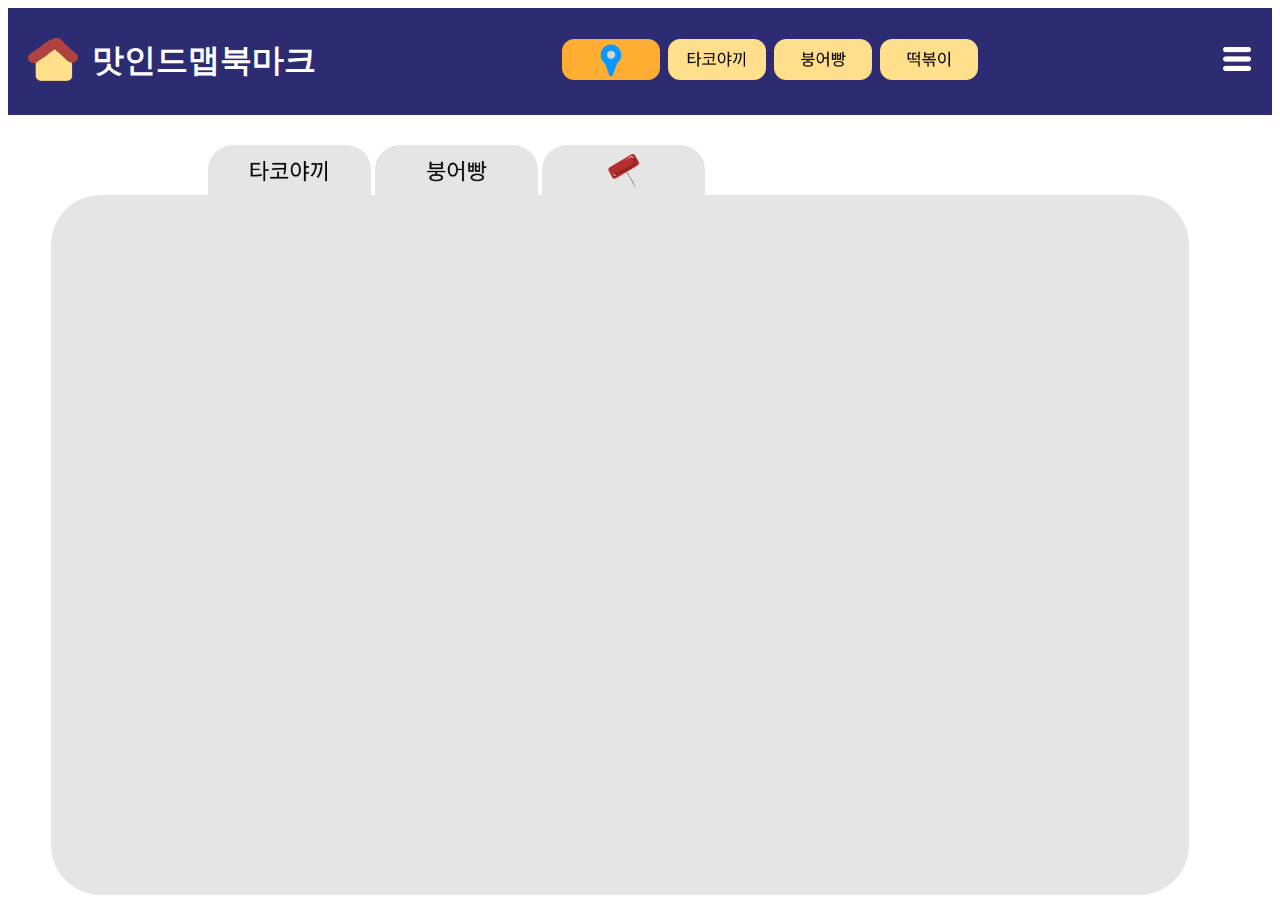
<file: delicious_map/bookmark-tteokbokki.html>
<!DOCTYPE html>
<html lang="en">
<head>
    <meta charset="UTF-8">
    <meta http-equiv="X-UA-Compatible" content="IE=edge">
    <meta name="viewport" content="width=device-width, initial-scale=1.0">
    <title>맛인드맵 - 북마크 - 떡볶이</title>
    <link rel="stylesheet" href="css/header.css">
    <link rel="stylesheet" href="css/boomark.css">

</head>

<body>
    <!-- header -->
    <header>
        <!-- 헤더 왼쪽 아이콘 -->
        <div class="left-section">
            <a href="main.html"><img src="img/home_icon.png" id="home"></a>&nbsp;
            <h1 id="title">맛인드맵</h1>
            <h1 id="title-sm">북마크</h1>
        </div>
            
        <!-- 헤더 오른쪽 아이콘 -->
        <div class="right-section">
            <a href="bookmark-tacoyakki.html"><img src="img/check_bookmark.png" alt="찜"></a> &nbsp;&nbsp;
            <a href="takoyakki.html"><img src="img/header_takoyakki.png" alt="타코야끼"></a> &nbsp;&nbsp;
            <a href="fishbread.html"><img src="img/header_fishbread.png" alt="붕어빵"></a> &nbsp;&nbsp;
            <a href="tteokbokkii.html"><img src="img/header_tteokbokkii.png" alt="떡볶이"></a>
        </div>

        <!-- 태블릿 반응형 -->
        <div class="right-section-sm">
            <a href="bookmark-tacoyakki.html"><img src="img/header_bookmark-chk.png" alt="찜"></a>  &nbsp;&nbsp;&nbsp;&nbsp;&nbsp;
            <a href="takoyakki.html"><img src="img/header_takoyakki-sm.png" alt="타코야끼"></a> &nbsp;&nbsp;&nbsp;&nbsp;&nbsp;
            <a href="fishbread.html"><img src="img/header_fishbread-sm.png" alt="붕어빵"></a> &nbsp;&nbsp;&nbsp;&nbsp;&nbsp;
            <a href="tteokbokkii.html"><img src="img/header_tteokbokki-sm.png" alt="떡볶이"></a>
        </div>

        <!-- 메뉴 -->
        <div class="menu">
            <a href="#"><img src="img/menu.png" alt="메뉴바"></a>
        </div>

    </header>
   
   <!-- 타코야끼 : 안눌림 -->
   <a href="bookmark-tacoyakki.html"><img src="img/none_takoyakki.png" alt="안눌린 타코야끼" id="none-tako" class="btn"></a>
   <!-- 붕어빵 : 안눌림 -->
   <a href="bookmark-fishbread.html"><img src="img/none_fishbread.png" alt="안눌린 붕어빵" id="chk_fishbread" class="btn"></a>
   <!-- 떡볶이 : 눌림 -->
   <a href="bookmark-tteokbokki.html"><img src="img/chk_tteokbokki.png" alt="눌린 떡볶이" id="chk_tteok" class="btn"></a>
   <!-- 내용 보여주는 판떼기 -->
   <div class="square"></div>

</body>
</html>
</file>
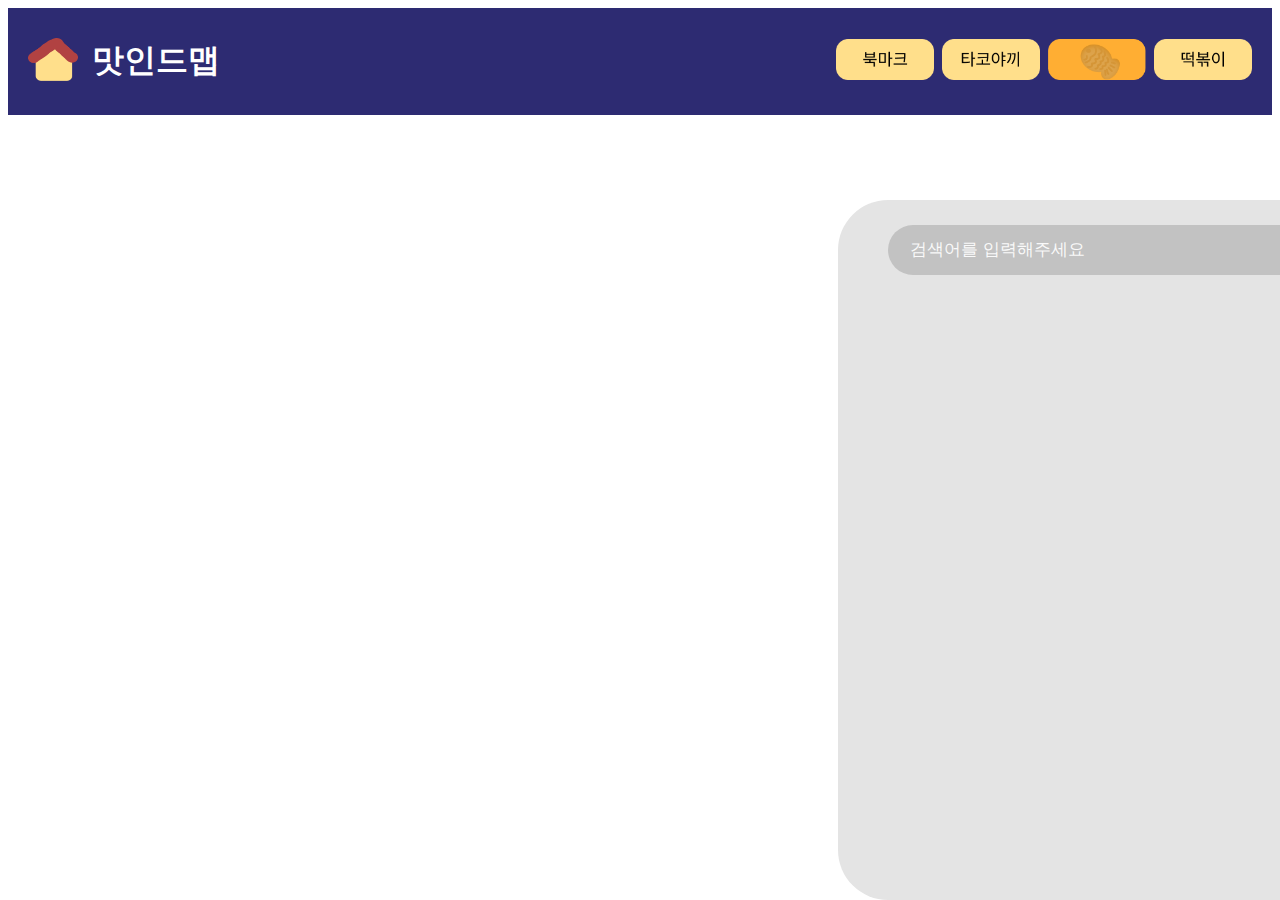
<file: delicious_map/fishbread.html>
<!DOCTYPE html>
<html lang="en">
<head>
    <meta charset="UTF-8">
    <meta http-equiv="X-UA-Compatible" content="IE=edge">
    <meta name="viewport" content="width=device-width, initial-scale=1.0">
    <title>맛인드맵 - 붕어빵</title>
    <link rel="stylesheet" href="css/header.css">
    <link rel="stylesheet" href="css/search-add-screen.css">
    
</head>

<body>
    <!-- header -->
    <header>
        <!-- 헤더 왼쪽 아이콘 -->
        <div class="left-section">
            <a href="main.html"><img src="img/home_icon.png" id="home"></a>&nbsp;
            <h1 id="title">맛인드맵</h1>
        </div>
            
        <!-- 헤더 오른쪽 아이콘 -->
        <div class="right-section">
            <a href="bookmark-tacoyakki.html"><img src="img/header_bookmark.png" alt="찜"></a> &nbsp;&nbsp;
            <a href="takoyakki.html"><img src="img/header_takoyakki.png" alt="타코야끼"></a> &nbsp;&nbsp;
            <a href="fishbread.html"><img src="img/check_fishbread.png" alt="붕어빵"></a> &nbsp;&nbsp;
            <a href="tteokbokkii.html"><img src="img/header_tteokbokkii.png" alt="떡볶이"></a>
        </div>
       </header>

    <!-- 지도 -->

   
    <!-- 검색, 추가 창 -->
    <div class="search-add-bar">
        <input type="text" name="검색바" class="input-bar" placeholder="검색어를 입력해주세요"">
        <img src="img/btn-search.png" alt="검색버튼" class="btn-search" >
    </div>
   <!-- 검색, 추가 화면 -->
    <div class="screen"></div>
   


</body>
</html>
</file>
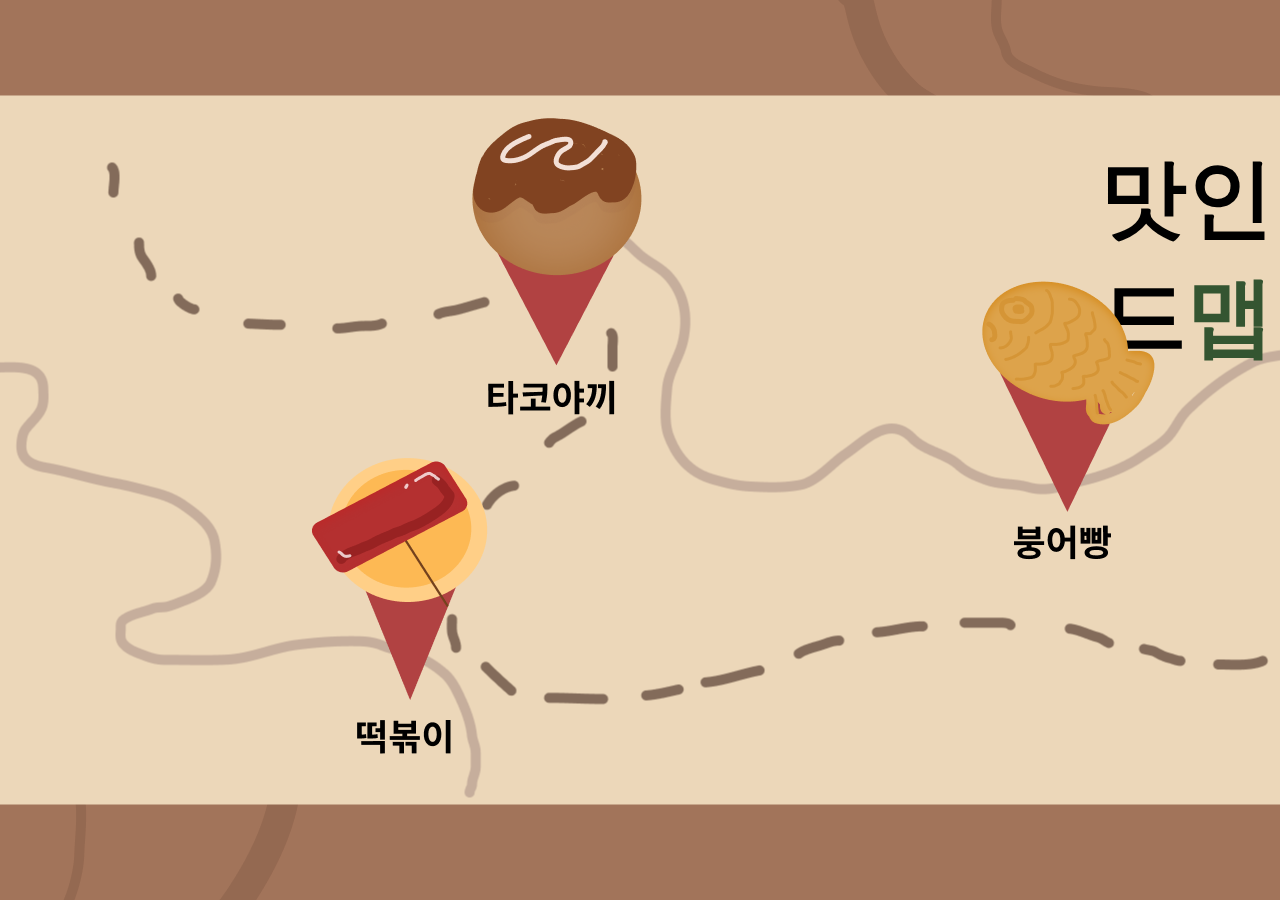
<file: delicious_map/main.html>
<!DOCTYPE html>
<html lang="en">
<head>
    <meta charset="UTF-8">
    <meta http-equiv="X-UA-Compatible" content="IE=edge">
    <meta name="viewport" content="width=device-width, initial-scale=1.0">
    <title>맛인드맵 - 메인화면</title>
    <link rel="stylesheet" href="css/main.css">
</head>

<body>
    <!-- 배경 : 지도 -->
    <img src="img/background_map.png" alt="배경 지도" id="bg_map">

    <!-- 배경 : 꾸밈 사진 -->
    <div class="background-img">
        <img src="img/bg_bottom.png" alt="무늬 아랫쪽" id="bg_bottom">
        <img src="img/bg_top.png" alt="무늬 윗쪽" id="bg_top">
    </div>

    <!-- 맛인드맵 글자 -->
    <div class="main-text">
        맛인드<span class="map-text">맵</span>
    </div>

    <!-- 위치 버튼 -->
    <div class="location-pin">
        <a href="takoyakki.html"><img src="img/location_takoyakki.png" alt="위치 타코야끼" id="map_tacoyakki"></a>
        <a href="fishbread.html"><img src="img/location_fishbread.png" alt="위치 타코야끼" id="map_fishbread"></a>
        <a href="tteokbokkii.html"><img src="img/location_tteockbokki.png" alt="위치 타코야끼" id="map_tteockbokki"></a>
    </div>




</body>
</html>
</file>
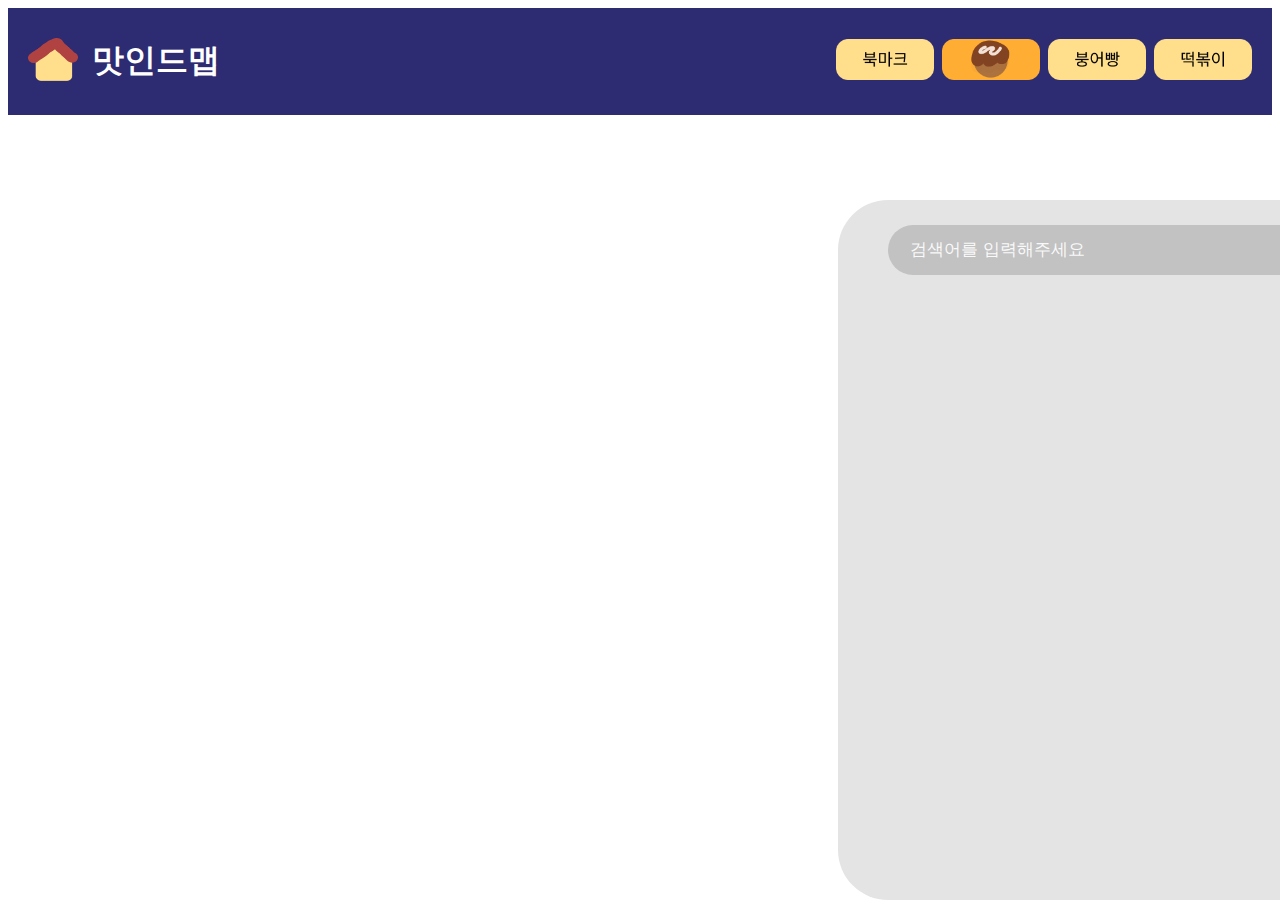
<file: delicious_map/takoyakki.html>
<!DOCTYPE html>
<html lang="en">
<head>
    <meta charset="UTF-8">
    <meta http-equiv="X-UA-Compatible" content="IE=edge">
    <meta name="viewport" content="width=device-width, initial-scale=1.0">
    <title>맛인드맵 - 타코야끼</title>
    <link rel="stylesheet" href="css/header.css">
    <link rel="stylesheet" href="css/search-add-screen.css">

</head>

<body>
    <!-- header -->
    <header>
        <!-- 헤더 왼쪽 아이콘 -->
        <div class="left-section">
            <a href="main.html"><img src="img/home_icon.png" id="home"></a>&nbsp;
            <h1 id="title">맛인드맵</h1>
        </div>
            
        <!-- 헤더 오른쪽 아이콘 -->
        <div class="right-section">
            <a href="bookmark-tacoyakki.html"><img src="img/header_bookmark.png" alt="찜"></a> &nbsp;&nbsp;
            <a href="takoyakki.html"><img src="img/check_takoyakki.png" alt="타코야끼"></a> &nbsp;&nbsp;
            <a href="fishbread.html"><img src="img/header_fishbread.png" alt="붕어빵"></a> &nbsp;&nbsp;
            <a href="tteokbokkii.html"><img src="img/header_tteokbokkii.png" alt="떡볶이"></a>
        </div>
       </header>
   
   <!-- 지도 -->

   
    <!-- 검색, 추가 창 -->
    <div class="search-add-bar">
        <input type="text" name="검색바" class="input-bar" placeholder="검색어를 입력해주세요"">
        <img src="img/btn-search.png" alt="검색버튼" class="btn-search" >
    </div>
   <!-- 검색, 추가 화면 -->
    <div class="screen"></div>


<script src="js/map.js"></script>
<script src="js/data.js"></script>
</body>
</html>
</file>
<file: css/main.css>
body {
    background-color: #A2745A;
}

/* 반응형 작은 아이콘 숨김 */
#map_tacoyakki-sm,
#map_fishbread-sm,
#map_tteokbokki-sm {
    visibility: collapse;
}

/* 아이콘 숨김 */
.main-text {
    position: absolute;
    z-index: 9999;
    left: 60%; 
    top: 140px; 
    font-size: 75px;
    font-weight: bold;
}

.map-text {
    color: #345531; 
}

.location-pin {
    position: relative;
    z-index: 9999; 
}

#map_tacoyakki {
    position: absolute;
    left: 20%;
    top: 110px;
}

#map_fishbread {
    position: absolute;
    left: 65%;
    top: 250px;
}

#map_tteokbokki {
    position: absolute;
    left: 40%;
    top: 450px;
}

#bg_map {
    position: absolute;
    width: 90%;
    height: 80%;
    top: 50%;
    left: 50%;
    transform: translate(-50%, -50%);
    z-index: 999;
}

#bg_bottom {
    position: fixed;
    bottom: 0;
    left: 0;
}

#bg_top {
    position: fixed;
    top: 0;
    right: 0;
}

@media screen and (max-width: 1000px) {
    #bg_map {
        width: 95%;
        height: 70%;
        top: 50%;
        left: 50%;
    }
    .main-text {
        position: absolute;
        z-index: 9999;
        left: 55%;
        top: 23%; 
        font-size: 5.4rem;
        font-weight: bold;
    }
    #map_tacoyakki {
        position: absolute;
        left: 14rem;
        top: 17rem;
        width: 14.6%;
    }
    #map_fishbread {
        position: absolute;
        left: 38rem;
        top: 25rem;
        width: 17.3%;
    }
    #map_tteokbokki {
        position: absolute;
        left: 20rem;
        top: 37rem;
        width: 16%;
    }
}

@media screen and (max-width: 700px) {
    .main-text {
        position: absolute;
        z-index: 9999;
        left: 25%; /* x 축 위치 */
        top: 120px; /* y 축 위치 */
        font-size: 60px;
        font-weight: bold;
    }

    #bg_map {
        width: 700px;
        height: 53%;
        transform: rotate(-90deg);
        top: 15.5rem;
        left: -7%;
    }
    
    #map_tacoyakki {
        position: absolute;
        left: 160px;
        top: 223px;
        width: 100px;
        height: 180px;
    }
    #map_fishbread {
        position: absolute;
        left: 340px;
        top: 280px;
        width: 118px;
        height: 200px;
    }
    #map_tteokbokki {
        position: absolute;
        left: 300px;
        top: 540px;
        width: 120px;
        height: 200px;
    }
}

@media screen and (max-width: 580px) {
    .location-pin-sm {
        position: relative;
        z-index: 9999; 
    }

    #map_tacoyakki-sm,
    #map_fishbread-sm,
    #map_tteokbokki-sm {
        visibility: visible;
    }
    
    #map_tacoyakki,
    #map_fishbread,
    #map_tteokbokki {
        visibility: collapse;
    }

    #bg_map {
        width: 800px;
        height: 430px;
        transform: rotate(-90deg);
        top: 19rem;
        left: -12.2rem;
    }

    .main-text {
        position: absolute;
        z-index: 9999;
        left: 8rem; 
        top: 9rem; 
        font-size: 4.5rem;
        font-weight: bold;
    }

    #map_tacoyakki-sm {
        position: absolute;
        top: 205px;
        left: 20%;
    }
    #map_fishbread-sm {
        position: absolute;
        top: 400px;
        left: 50%;
    }
    #map_tteokbokki-sm {
        position: absolute;
        top: 600px;
        left: 25%;
    }

}
</file>
<file: css/header.css>
header {
    display: flex;
    justify-content: space-between;
    align-items: center;
    padding: 10px 20px;
    background-color: #2D2B72; /* 헤더 배경색 설정 */
    color: #fff; /* 헤더 텍스트 색상 설정 */
}

.right-section-sm,
.menu {
    display: none;
}

#title-sm {
    display: none;
}

#home {
    width: 50px;
    height: 43px;
}

.left-section {
    display: flex;
    align-items: center;
}

.right-section {
    display: flex;
    justify-content: flex-end; /* 아이콘들을 오른쪽으로 정렬 */
    align-items: center;
}

.left-section img {
    width: 30px; /* 이미지 너비 설정 */
    height: 30px; /* 이미지 높이 설정 */
    margin-right: 10px;
}

.right-section img {
    width: 98px; /* 이미지 너비 설정 */
    height: 41px; /* 이미지 높이 설정 */
}

/* 반응형 */
/* 태블릿 */
@media screen and (max-width: 1100px) {
    .right-section-sm {
        display: block;
        display: flex;
        align-items: center;
    }

    .right-section-sm img:not(#header_bookmark-sm) {
        width: 60px;
        height: 60px; 
    }
    
    .right-section,
    .menu {
        display: none;
    }

    #header_bookmark-sm {
        width: 47px;
        height: 60px;
    }

    #title-sm {
        display: none;
    }
}

/* 모바일 */
@media screen and (max-width: 700px) {
    .right-section-sm,
    .right-section,
    #title {
        display: none;
    }

    .menu {
        display: block;
    }

    #title-sm {
        display: block;
    }
    
}
</file>
<file: css/boomark.css>
/* 사이즈 한번에 */
.btn {
    width: 200px; 
    height: 100px; 
    border-radius: 30px;
    margin-top: 30px;
}

/* 눌린 타코야끼 */
#none-tako {
    margin-left: 200px;
}

/* 붕어빵 */
#chk-fishbread {
    margin-left: 210px;
}

/* 안눌린 떡볶이 */
#chk-tteok {
    margin-left: 220px;
}

.square {
    width: 90%;
    height: 700px;
    margin-top: -50px;
    margin-left: 43px;
    border-radius: 50px;
    background-color: #E5E5E5;
}

/* 태블릿 */
@media screen and (max-width: 1500px) {
    .btn {
        width: 163px; 
        height: 86px; 
        border-radius: 25px;
        margin-top: 30px;
    }
}

/* 모바일 */
@media screen and (max-width: 1100px) {
    .btn {
        width: 145px; 
        height: 78px; 
        border-radius: 20px;
        margin-top: 30px;
    }
}

@media screen and (max-width: 900px) {
    .btn {
        width: 120px; 
        height: 70px; 
        border-radius: 15px;
        margin-top: 30px;
    }

    #none-tako {
        margin-left: 25%;
    }
}

@media screen and (max-width: 540px) {
    .square {
        margin-left: 20px;
    }
    
    .btn {
        width: 100px; 
        height: 60px; 
        border-radius: 15px;
        margin-top: 40px;
    }

    #none-tako {
        margin-left: 19.3%;
    }
}
</file>
<file: css/search-add-screen.css>
/* 검색 바 */
.search-add-bar {
    position: absolute;
    width: 650px;
    height: 50px;
    margin-top: 110px;
    margin-left: 880px;
    border-radius: 30px;
    background-color: #c2c2c2;
    z-index: 2;
}

/* 검색 결과 띄워주는 창 */
.screen {
    position: absolute;
    width: 750px;
    height: 700px;
    margin-top: 85px;
    margin-left: 830px;
    border-radius: 50px;
    background-color: #e4e4e4;
}

/* 검색 버튼 */
.btn-search {
    width: 26px;
    height: 36px;
    margin-top: 6px;
    margin-right: 20px;
    float: right;
}

/* 텍스트 입력바 */
.input-bar {
    width: 570px;
    height: 20px;
    margin-top: 14px;
    margin-left: 20px;
    border: none;
    background: transparent; /* 배경을 투명하게 설정 */
    outline: none; 
    color: white;
    font-size: 18px;;
}

/* 검색 전 입력해주세요 부분 */
.input-bar::placeholder {
    font-size: 17px;
    color: #ffffff; 
    opacity: 0.9; 
}

.menu-list > a {
    display: none;
}

/* 태블릿 */
@media screen and (max-width: 1100px) {
    .menu-list > a {
        display: none;
    }
}

/* 모바일 */
/* 메뉴바 */
@media screen and (max-width: 700px) {
    .menu-list {
        display: none;
        width: 100%;
        height: 245px;
        margin-top: -15px;
        border-radius: 0px 0px 30px 30px;
        color: #fff;
        background-color: #2d2b72c4;
    }

    .menu-list > a {
        display: none;
        text-align: center;
    }
}
</file>
<file: delicious_map/css/header.css>
header {
    display: flex;
    justify-content: space-between;
    align-items: center;
    padding: 10px 20px;
    background-color: #2D2B72; /* 헤더 배경색 설정 */
    color: #fff; /* 헤더 텍스트 색상 설정 */
}

.right-section-sm {
    display: none;
}

#home {
    width: 50px;
    height: 43px;
}

.left-section {
    display: flex;
    align-items: center;
}

.right-section {
    display: flex;
    justify-content: flex-end; /* 아이콘들을 오른쪽으로 정렬 */
    align-items: center;
}

.left-section img {
    width: 30px; /* 이미지 너비 설정 */
    height: 30px; /* 이미지 높이 설정 */
    margin-right: 10px;
}

.right-section img {
    width: 98px; /* 이미지 너비 설정 */
    height: 41px; /* 이미지 높이 설정 */
}

/* 반응형 */
/* 태블릿 */
@media screen and (max-width: 1100px) {
    .right-section-sm {
        display: block;
        display: flex;
        align-items: center;
    }

    .right-section-sm img:not(#header_bookmark-sm) {
        width: 60px;
        height: 60px; 
    }
    
    .right-section {
        display: none;
    }

    #header_bookmark-sm {
        width: 47px;
        height: 60px;
    }
}

/* 모바일 */
@media screen and (max-width: 700px) {
    .right-section-sm,
    .right-section {
        display: none;
    }
    
}
</file>
<file: delicious_map/css/boomark.css>
/* 사이즈 한번에 */
.btn {
    width: 200px; 
    height: 100px; 
    border-radius: 30px;
    margin-top: 30px;
}

/* 눌린 타코야끼 */
#none-tako {
    margin-left: 200px;
}

/* 붕어빵 */
#chk-fishbread {
    margin-left: 210px;
}

/* 안눌린 떡볶이 */
#chk-tteok {
    margin-left: 220px;
}

.square {
    width: 90%;
    height: 700px;
    margin-top: -40px;
    margin-left: 43px;
    border-radius: 50px;
    background-color: #E5E5E5;
}

/* 태블릿 */
@media screen and (max-width: 1500px) {
    .btn {
        width: 163px; 
        height: 86px; 
        border-radius: 25px;
        margin-top: 30px;
    }
}

/* 모바일 */
@media screen and (max-width: 1100px) {
    .btn {
        width: 145px; 
        height: 78px; 
        border-radius: 20px;
        margin-top: 30px;
    }
}

@media screen and (max-width: 900px) {
    .btn {
        width: 120px; 
        height: 70px; 
        border-radius: 15px;
        margin-top: 30px;
    }

    #none-tako {
        margin-left: 25%;
    }
}

@media screen and (max-width: 540px) {
    .square {
        margin-left: 20px;
    }
    
    .btn {
        width: 100px; 
        height: 60px; 
        border-radius: 15px;
        margin-top: 40px;
    }

    #none-tako {
        margin-left: 19.3%;
    }
}
</file>
<file: delicious_map/css/search-add-screen.css>
/* 검색 바 */
.search-add-bar {
    position: absolute;
    width: 650px;
    height: 50px;
    margin-top: 110px;
    margin-left: 880px;
    border-radius: 30px;
    background-color: #c2c2c2;
    z-index: 2;
}

/* 검색 결과 띄워주는 창 */
.screen {
    position: absolute;
    width: 750px;
    height: 700px;
    margin-top: 85px;
    margin-left: 830px;
    border-radius: 50px;
    background-color: #e4e4e4;
}

/* 검색 버튼 */
.btn-search {
    width: 26px;
    height: 36px;
    margin-top: 6px;
    margin-right: 20px;
    float: right;
}

/* 텍스트 입력바 */
.input-bar {
    width: 570px;
    height: 20px;
    margin-top: 14px;
    margin-left: 20px;
    border: none;
    background: transparent; /* 배경을 투명하게 설정 */
    outline: none; 
    color: white;
    font-size: 18px;;
}

/* 검색 전 입력해주세요 부분 */
.input-bar::placeholder {
    font-size: 17px;
    color: #ffffff; 
    opacity: 0.9; 
}

.menu-list > a {
    display: none;
}

/* 태블릿 */
@media screen and (max-width: 1100px) {
    .menu-list > a {
        display: none;
    }
}

/* 모바일 */
/* 메뉴바 */
@media screen and (max-width: 700px) {
    .menu-list {
        width: 100%;
        height: 190px;
        margin-top: -15px;
        border-radius: 0px 0px 30px 30px;
        color: #fff;
        background-color: #2d2b72c4;
    }

    .menu-list > a {
        display: block;
        text-align: center;
    }
}
</file>
<file: delicious_map/css/main.css>
body {
    /* 배경색 변경 */
    background-color: #A2745A;
}

/* 배경 : 꾸밈사진 */
.background-img {
    position: relative;
}

/* 맛인드맵 텍스트 */
.main-text {
    position: absolute;
    z-index: 9999;
    left: 1100px; /* x 축 위치 */
    top: 140px; /* y 축 위치 */
    font-size: 87px;
    font-weight: bold;
}

/* 맛인드맵에서 맵 부분만 색깔 변경 */
.map-text {
    color: #345531; 
}

/* 맵 핀 아이콘 앞으로 오게하기 */
.location-pin {
    position: relative;
    z-index: 9999; /* 다른 요소보다 위에 나타나게 설정 */
}

/* 맵 핀 아이콘 위치 잡기 */
/* 타코야끼 */
#map_tacoyakki {
    position: absolute;
    left: 460px;
    top: 110px;
}

/* 붕어빵 */
#map_fishbread {
    position: absolute;
    left: 950px;
    top: 250px;
}

/* 떡볶이 */
#map_tteockbokki {
    position: absolute;
    left: 300px;
    top: 450px;
}

/* 지도 이미지 */
#bg_map {
    position: absolute;
    top: 50%;
    left: 50%;
    transform: translate(-50%, -50%);
    z-index: 999;
}

/* 맛인드맵 배경 무늬 */
/* 아랫쪽 */
#bg_bottom {
    position: fixed;
    bottom: 0;
    left: 0;
}

/* 윗쪽 */
#bg_top {
    position: fixed;
    top: 0;
    right: 0;
}

/* 반응형 */
/* 데스크탑 */
@media screen and (max-width: 720px) {

}

/* 태블릿 */
@media screen and (max-width: 540px) {
    /* 지도 이미지 */
    #bg_map {
        width: 90%;
        top: 50%;
        left: 50%;
        transform: rotate(90deg);
    }

    /* 아이콘 */
    /* 타코야끼 */
    #map_takoyakki {
        width: 230px;
        height: 300px;
    }
    /* 붕어빵 */
    #map_fishbread {
        
    }
    /* 떡볶이 */
    #map_tteokbokki {
        
    }

    /* 맛인드맵 텍스트 */
    .main-text {
        left: auto;
        font-size: 50px;
    }
}

/* 모바일 */
</file>
